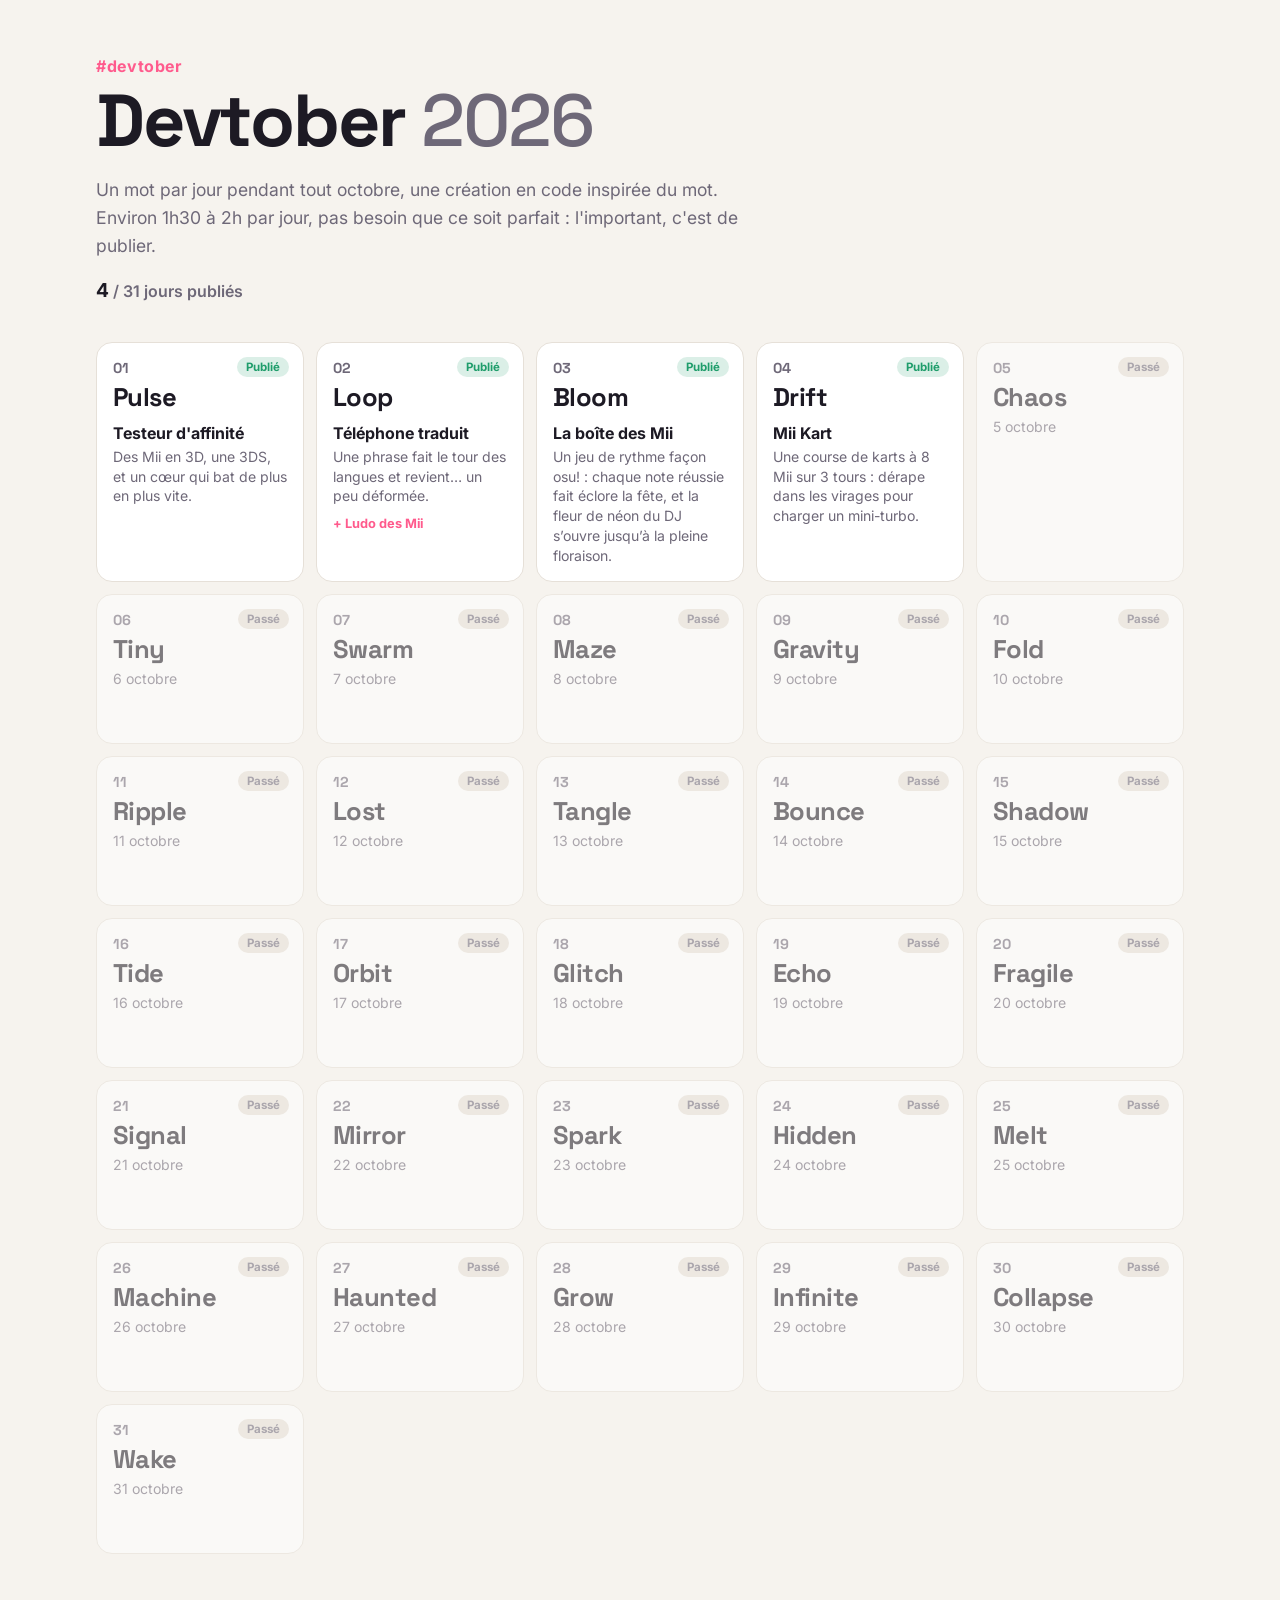
<file: index.html>
<!doctype html>
<html lang="fr">
<head>
  <meta charset="utf-8">
  <meta name="viewport" content="width=device-width, initial-scale=1">
  <title>Devtober 2026</title>
  <meta name="description" content="Un mot par jour pendant tout octobre, une création en code inspirée du mot.">
  <link rel="preconnect" href="https://fonts.googleapis.com">
  <link rel="preconnect" href="https://fonts.gstatic.com" crossorigin>
  <link href="https://fonts.googleapis.com/css2?family=Space+Grotesk:wght@500;700&family=Inter:wght@400;600;700&display=swap" rel="stylesheet">
  <link rel="stylesheet" href="hub/hub.css?v=4">
</head>
<body>
  <!-- Barre de navigation (visible sur la page d'un jour) -->
  <header id="bar" class="bar" hidden>
    <nav class="crumbs" aria-label="Fil d'Ariane">
      <a href="#/">Devtober</a><span aria-hidden="true">/</span><strong id="crumb-day"></strong>
    </nav>
    <nav id="switch" class="switch" aria-label="Projets du jour" hidden></nav>
    <div class="bar-actions">
      <a id="prev" class="nav-btn" aria-label="Jour précédent"><svg viewBox="0 0 24 24"><path d="m15 18-6-6 6-6"/></svg></a>
      <a id="next" class="nav-btn" aria-label="Jour suivant"><svg viewBox="0 0 24 24"><path d="m9 18 6-6-6-6"/></svg></a>
      <button id="readme-btn" class="nav-btn" type="button" aria-label="Lire le README du jour" title="README du jour">
        <svg viewBox="0 0 24 24"><path d="M2 4h6a4 4 0 0 1 4 4v13a3 3 0 0 0-3-3H2z"/><path d="M22 4h-6a4 4 0 0 0-4 4v13a3 3 0 0 1 3-3h7z"/></svg>
      </button>
    </div>
  </header>

  <!-- Accueil -->
  <main id="home" class="home">
    <section class="hero">
      <p class="tag">#devtober</p>
      <h1>Devtober <span>2026</span></h1>
      <p class="lead">Un mot par jour pendant tout octobre, une création en code inspirée du mot. Environ 1h30 à 2h par jour, pas besoin que ce soit parfait : l'important, c'est de publier.</p>
      <p id="progress" class="progress"></p>
    </section>
    <ol id="grid" class="days"></ol>
  </main>

  <!-- Page d'un jour -->
  <main id="day" class="day" hidden>
    <iframe id="frame" title="Création du jour" allow="clipboard-write"></iframe>
    <div id="empty" class="empty" hidden>
      <p class="empty-num"></p>
      <h2 class="empty-word"></h2>
      <p class="empty-text"></p>
    </div>
  </main>

  <dialog id="readme" class="readme" aria-labelledby="readme-title">
    <div class="readme-head">
      <h2 id="readme-title">README</h2>
      <button type="button" class="nav-btn" id="readme-close" aria-label="Fermer"><svg viewBox="0 0 24 24"><path d="M18 6 6 18M6 6l12 12"/></svg></button>
    </div>
    <article id="readme-body" class="readme-body"></article>
  </dialog>

  <script type="module" src="hub/hub.js?v=8"></script>
</body>
</html>
</file>
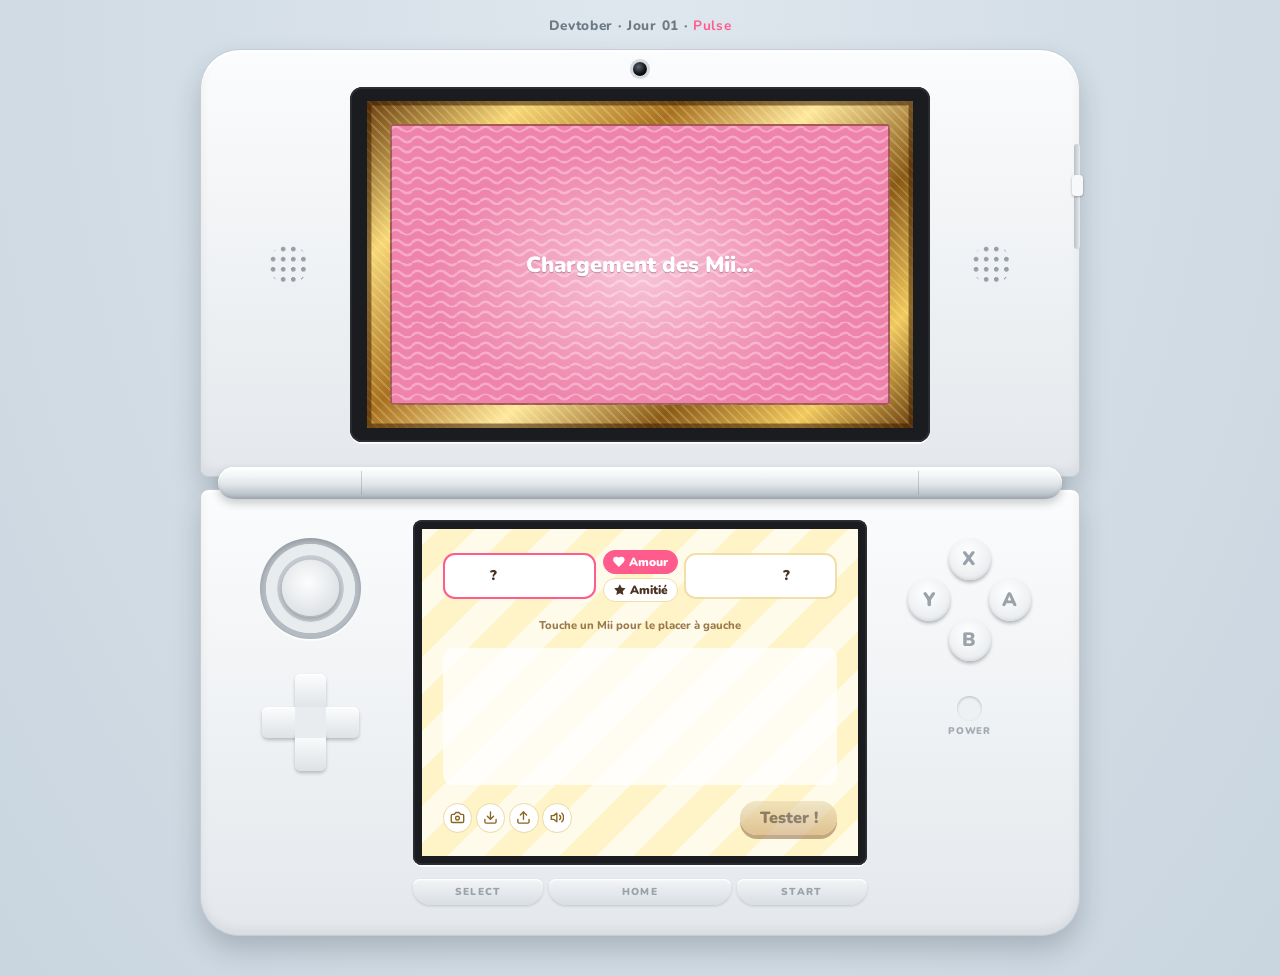
<file: day-01-pulse/index.html>
<!doctype html>
<html lang="fr">
<head>
  <meta charset="utf-8">
  <meta name="viewport" content="width=device-width, initial-scale=1">
  <title>Testeur d'affinité</title>
  <link rel="preconnect" href="https://fonts.googleapis.com">
  <link rel="preconnect" href="https://fonts.gstatic.com" crossorigin>
  <link href="https://fonts.googleapis.com/css2?family=Cinzel:wght@900&family=Nunito:wght@600;800;900&display=swap" rel="stylesheet">
  <link rel="stylesheet" href="style.css?v=1.3c">

  <!-- FFL.js (moteur Mii) : module Emscripten classique, puis three.js via importmap -->
  <script src="lib/ffl/ffl-emscripten-single-file.cjs"></script>
  <script type="importmap">
    {
      "imports": {
        "three": "https://esm.sh/three@0.180.0",
        "three/": "https://esm.sh/three@0.180.0/",
        "three/addons/": "https://esm.sh/three@0.180.0/examples/jsm/"
      }
    }
  </script>
</head>
<body>
  <!-- Icônes (sprite SVG) -->
  <svg width="0" height="0" style="position:absolute" aria-hidden="true">
    <defs>
      <symbol id="i-heart" viewBox="0 0 24 24"><path d="M19 14c1.5-1.5 3-3.2 3-5.5A5.5 5.5 0 0 0 16.5 3c-1.8 0-3 .5-4.5 2-1.5-1.5-2.7-2-4.5-2A5.5 5.5 0 0 0 2 8.5c0 2.3 1.5 4 3 5.5l7 7Z"/></symbol>
      <symbol id="i-star" viewBox="0 0 24 24"><path d="M12 2l3.1 6.3 6.9 1-5 4.9 1.2 6.8L12 17.8l-6.2 3.2L7 14.2 2 9.3l6.9-1L12 2z"/></symbol>
      <symbol id="i-pencil" viewBox="0 0 24 24"><path d="M17 3a2.8 2.8 0 1 1 4 4L7.5 20.5 2 22l1.5-5.5Z"/><path d="m15 5 4 4"/></symbol>
      <symbol id="i-camera" viewBox="0 0 24 24"><path d="M14.5 4h-5L7 7H4a2 2 0 0 0-2 2v9a2 2 0 0 0 2 2h16a2 2 0 0 0 2-2V9a2 2 0 0 0-2-2h-3l-2.5-3z"/><circle cx="12" cy="13" r="3"/></symbol>
      <symbol id="i-link" viewBox="0 0 24 24"><path d="M10 13a5 5 0 0 0 7.5.5l3-3a5 5 0 0 0-7-7l-1.7 1.7"/><path d="M14 11a5 5 0 0 0-7.5-.5l-3 3a5 5 0 0 0 7 7l1.7-1.7"/></symbol>
      <symbol id="i-save" viewBox="0 0 24 24"><path d="M21 15v4a2 2 0 0 1-2 2H5a2 2 0 0 1-2-2v-4"/><path d="m7 10 5 5 5-5"/><path d="M12 15V3"/></symbol>
      <symbol id="i-open" viewBox="0 0 24 24"><path d="M21 15v4a2 2 0 0 1-2 2H5a2 2 0 0 1-2-2v-4"/><path d="m17 8-5-5-5 5"/><path d="M12 3v12"/></symbol>
      <symbol id="i-sound" viewBox="0 0 24 24"><path d="M11 5 6 9H2v6h4l5 4V5z"/><path d="M15.5 8.5a5 5 0 0 1 0 7"/><path d="M19 5a10 10 0 0 1 0 14"/></symbol>
      <symbol id="i-mute" viewBox="0 0 24 24"><path d="M11 5 6 9H2v6h4l5 4V5z"/><path d="m22 9-6 6"/><path d="m16 9 6 6"/></symbol>
      <symbol id="i-dice" viewBox="0 0 24 24"><rect x="3" y="3" width="18" height="18" rx="3"/><circle cx="8" cy="8" r="1.3" fill="currentColor"/><circle cx="16" cy="16" r="1.3" fill="currentColor"/><circle cx="12" cy="12" r="1.3" fill="currentColor"/><circle cx="16" cy="8" r="1.3" fill="currentColor"/><circle cx="8" cy="16" r="1.3" fill="currentColor"/></symbol>
      <symbol id="i-rot-l" viewBox="0 0 24 24"><path d="M3 12a9 9 0 1 0 9-9 9.7 9.7 0 0 0-6.7 2.7L3 8"/><path d="M3 3v5h5"/></symbol>
      <symbol id="i-rot-r" viewBox="0 0 24 24"><path d="M21 12a9 9 0 1 1-9-9c2.5 0 4.9 1 6.7 2.7L21 8"/><path d="M21 3v5h-5"/></symbol>
      <symbol id="i-trash" viewBox="0 0 24 24"><path d="M3 6h18"/><path d="M19 6v14a2 2 0 0 1-2 2H7a2 2 0 0 1-2-2V6"/><path d="M8 6V4a2 2 0 0 1 2-2h4a2 2 0 0 1 2 2v2"/></symbol>
      <symbol id="i-plus" viewBox="0 0 24 24"><path d="M12 5v14M5 12h14"/></symbol>
      <symbol id="i-file" viewBox="0 0 24 24"><path d="M14.5 2H6a2 2 0 0 0-2 2v16a2 2 0 0 0 2 2h12a2 2 0 0 0 2-2V7.5L14.5 2z"/><path d="M14 2v6h6"/></symbol>
      <symbol id="i-user" viewBox="0 0 24 24"><circle cx="12" cy="8" r="4"/><path d="M20 21a8 8 0 0 0-16 0"/></symbol>
      <symbol id="i-face" viewBox="0 0 24 24"><circle cx="12" cy="12" r="10"/><path d="M8 14s1.5 2 4 2 4-2 4-2"/><path d="M9 9h.01M15 9h.01"/></symbol>
      <symbol id="i-hair" viewBox="0 0 24 24"><path d="M4 14C4 7 7.5 3 12 3s8 4 8 11"/><path d="M4 14c2-3 4-6 8-7 1 3 5 5 8 7"/><path d="M4 14v6M20 14v6"/></symbol>
      <symbol id="i-brow" viewBox="0 0 24 24"><path d="M3 13c3-5 9-6 18-2"/><path d="M5 17c4-2 9-2 14 0" opacity=".45"/></symbol>
      <symbol id="i-eye" viewBox="0 0 24 24"><path d="M2 12s3-7 10-7 10 7 10 7-3 7-10 7-10-7-10-7Z"/><circle cx="12" cy="12" r="3"/></symbol>
      <symbol id="i-nose" viewBox="0 0 24 24"><path d="M12 3v10l-3.5 4c1 2.5 6 2.5 7 0"/></symbol>
      <symbol id="i-mouth" viewBox="0 0 24 24"><path d="M3 12c3 5 15 5 18 0"/><path d="M3 12c3-2 6-2 9 0 3-2 6-2 9 0"/></symbol>
      <symbol id="i-glasses" viewBox="0 0 24 24"><circle cx="6" cy="15" r="4"/><circle cx="18" cy="15" r="4"/><path d="M10 15c1-1 3-1 4 0M2 14l1.5-7M22 14l-1.5-7"/></symbol>
      <symbol id="i-body" viewBox="0 0 24 24"><circle cx="12" cy="4.5" r="2.5"/><path d="M12 8v7M8 22l4-7 4 7M5 11h14"/></symbol>
      <symbol id="i-left" viewBox="0 0 24 24"><path d="m15 18-6-6 6-6"/></symbol>
      <symbol id="i-right" viewBox="0 0 24 24"><path d="m9 18 6-6-6-6"/></symbol>
    </defs>
  </svg>

  <main class="page">
    <p class="kicker">Devtober · Jour 01 · <strong>Pulse</strong></p>

    <div class="ds-wrap">
      <div class="ds">
        <!-- ===== Couvercle (écran du haut) ===== -->
        <div class="lid">
          <span class="cam" aria-hidden="true"></span>
          <span class="speaker l" aria-hidden="true"></span>
          <div class="bezel-top">
            <div class="screen-top frame">
              <div id="stage" class="stage amour">
                <svg class="heart" viewBox="0 0 100 92" aria-hidden="true"><path d=""/></svg>
                <canvas id="stage-canvas" class="mii-canvas"></canvas>
                <div id="overlay" class="overlay"><p class="placeholder">Chargement des Mii…</p></div>
              </div>
            </div>
          </div>
          <span class="speaker r" aria-hidden="true"></span>
          <span class="slider3d" aria-hidden="true"><i></i></span>
        </div>

        <div class="hinge" aria-hidden="true"></div>

        <!-- ===== Base (écran tactile + boutons) ===== -->
        <div class="base">
          <div class="side left" aria-hidden="true">
            <span class="circle-pad"><i></i></span>
            <span class="dpad"><span class="d-up"></span><span class="d-left"></span><span class="d-right"></span><span class="d-down"></span></span>
          </div>

          <div class="center">
            <div class="bezel-bottom">
              <section class="touch" aria-label="Choix des Mii">
                <div class="duo">
                  <button type="button" class="slot active" data-slot="0"><img alt=""><span class="slot-name">?</span></button>
                  <div class="mode" role="radiogroup" aria-label="Type d'affinité">
                    <label><input type="radio" name="mode" value="amour" checked><span><svg class="ic fill"><use href="#i-heart"/></svg>Amour</span></label>
                    <label><input type="radio" name="mode" value="amitie"><span><svg class="ic fill"><use href="#i-star"/></svg>Amitié</span></label>
                  </div>
                  <button type="button" class="slot" data-slot="1"><img alt=""><span class="slot-name">?</span></button>
                </div>
                <p class="touch-hint" id="touch-hint">Touche un Mii pour le placer à gauche</p>
                <ul id="grid" class="grid"></ul>
                <div class="bar">
                  <div class="tools">
                    <button id="edit-sel" type="button" class="edit-pill" title="Modifier ce Mii" hidden><svg class="ic"><use href="#i-pencil"/></svg><span id="edit-name"></span></button>
                    <button id="shot" type="button" class="icon-btn" title="Capture de l'écran du haut" aria-label="Capture de l'écran du haut"><svg class="ic"><use href="#i-camera"/></svg></button>
                    <button id="export" type="button" class="icon-btn" title="Exporter mes Mii" aria-label="Exporter mes Mii"><svg class="ic"><use href="#i-save"/></svg></button>
                    <label class="icon-btn" title="Importer des Mii" aria-label="Importer des Mii"><svg class="ic"><use href="#i-open"/></svg><input id="import" type="file" accept="application/json" hidden></label>
                    <button id="mute" type="button" class="icon-btn" title="Son" aria-label="Couper le son" aria-pressed="false"><svg class="ic"><use href="#i-sound"/></svg></button>
                  </div>
                  <button id="run" type="button" class="big-btn" disabled>Tester !</button>
                </div>
              </section>
            </div>
            <div class="sys-btns" aria-hidden="true"><span>SELECT</span><span class="home">HOME</span><span>START</span></div>
          </div>

          <div class="side right" aria-hidden="true">
            <span class="abxy"><span class="b-x">X</span><span class="b-y">Y</span><span class="b-a">A</span><span class="b-b">B</span></span>
            <span class="power" aria-hidden="true"><i></i>POWER</span>
          </div>
        </div>
      </div>
    </div>
  </main>

  <!-- ================= Mii Maker ================= -->
  <dialog id="maker" aria-labelledby="maker-title">
    <form id="maker-form" method="dialog">
      <header class="maker-head">
        <h2 id="maker-title">Mii Maker</h2>
        <button type="button" id="randomize" class="mini-btn"><svg class="ic"><use href="#i-dice"/></svg>Au hasard</button>
      </header>
      <div class="maker-body">
        <div class="maker-preview">
          <canvas id="preview-canvas"></canvas>
          <div class="turn">
            <button type="button" class="icon-btn" data-turn="-1" aria-label="Tourner à gauche"><svg class="ic"><use href="#i-rot-l"/></svg></button>
            <button type="button" class="icon-btn" data-turn="1" aria-label="Tourner à droite"><svg class="ic"><use href="#i-rot-r"/></svg></button>
          </div>
        </div>
        <div class="maker-panel">
          <nav id="tabs" class="tabs" role="tablist"></nav>
          <div id="panel" class="panel" role="tabpanel"></div>
        </div>
      </div>
      <footer class="maker-foot">
        <button type="button" id="delete" class="mini-btn danger"><svg class="ic"><use href="#i-trash"/></svg>Supprimer</button>
        <span class="spacer"></span>
        <button type="button" id="cancel" class="mini-btn">Annuler</button>
        <button type="submit" class="big-btn small">Terminé</button>
      </footer>
    </form>
  </dialog>

  <div id="toast" class="toast" role="status"></div>
  <script type="module" src="app.js?v=1.3c"></script>
  <!-- easter egg : le bouton HOME ouvre le menu HOME de la 3DS -->
  <script type="module" src="../shared/home.js?v=3"></script>
</body>
</html>
</file>
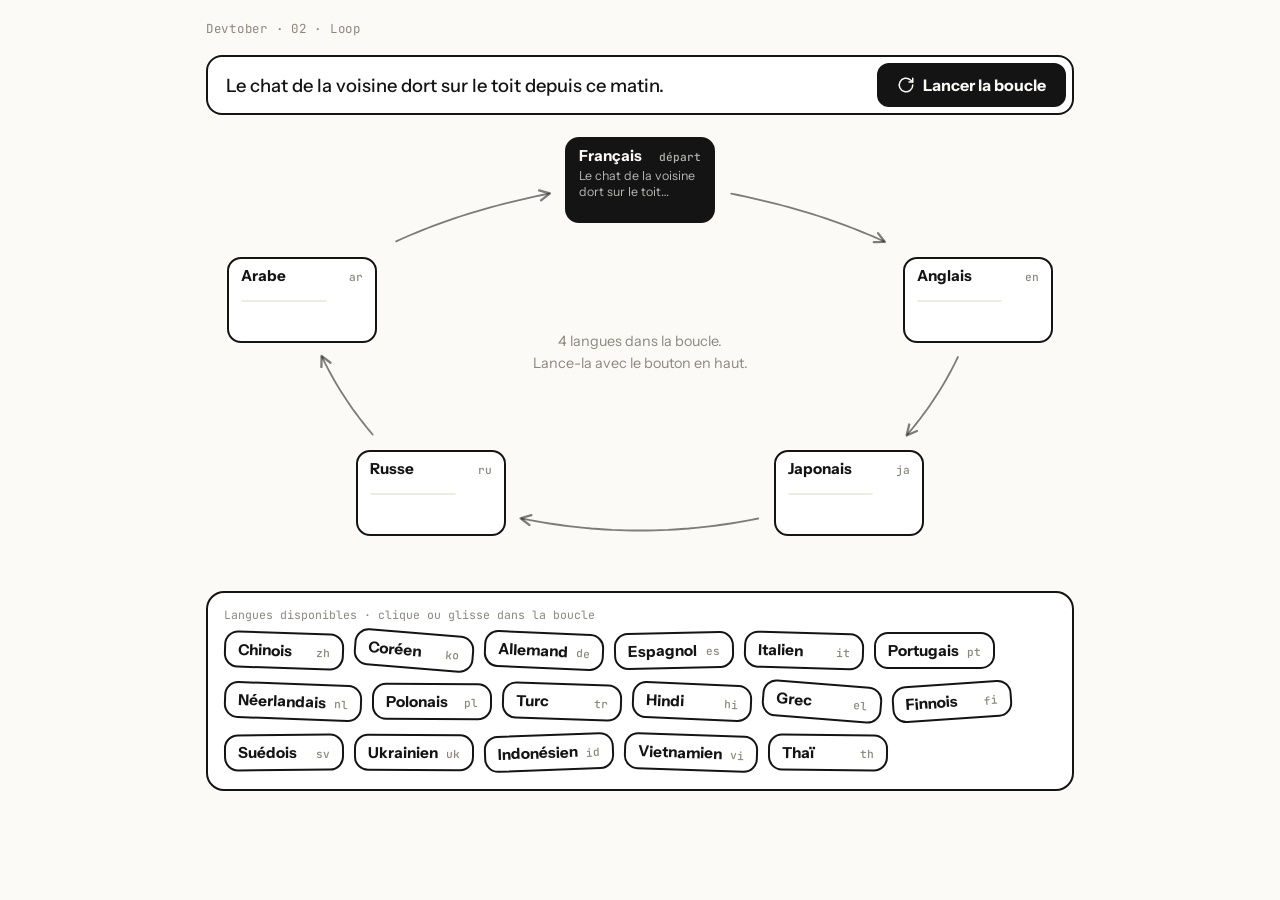
<file: day-02-loop/index.html>
<!doctype html>
<html lang="fr">
<head>
  <meta charset="utf-8">
  <meta name="viewport" content="width=device-width, initial-scale=1">
  <title>Téléphone traduit</title>
  <link rel="preconnect" href="https://fonts.googleapis.com">
  <link rel="preconnect" href="https://fonts.gstatic.com" crossorigin>
  <link href="https://fonts.googleapis.com/css2?family=Instrument+Sans:wght@400;500;600;700&family=JetBrains+Mono:wght@500&display=swap" rel="stylesheet">
  <link rel="stylesheet" href="style.css">
</head>
<body>
  <main class="page">
    <header class="top">
      <p class="kicker">Devtober · 02 · Loop</p>
    </header>

    <!-- La phrase de départ -->
    <form id="phrase-form" class="phrase">
      <label for="phrase" class="sr-only">Phrase de départ</label>
      <input id="phrase" maxlength="220" autocomplete="off" spellcheck="true"
             value="Le chat de la voisine dort sur le toit depuis ce matin.">
      <button id="run" type="submit" class="run">
        <svg viewBox="0 0 24 24"><path d="M21 12a9 9 0 1 1-3-6.7L21 8"/><path d="M21 3v5h-5"/></svg>
        <span>Lancer la boucle</span>
      </button>
    </form>

    <!-- La boucle -->
    <div class="stage">
      <section id="ring" class="ring" aria-label="La boucle des langues">
      <svg id="arrows" class="arrows" aria-hidden="true">
        <defs>
          <marker id="head" viewBox="0 0 10 10" refX="8" refY="5" markerWidth="7" markerHeight="7" orient="auto-start-reverse">
            <path d="M1 1 L9 5 L1 9" fill="none" stroke="context-stroke" stroke-width="1.8" stroke-linecap="round" stroke-linejoin="round"/>
          </marker>
        </defs>
        <g id="arrow-paths"></g>
      </svg>

    </section>
    <div id="center" class="center">
        <p class="center-hint">Ajoute des langues depuis le bac,<br>puis lance la boucle.</p>
      </div>
    </div>

    <!-- Le bac des langues -->
    <section class="tray-wrap">
      <p class="tray-label">Langues disponibles · clique ou glisse dans la boucle</p>
      <div id="tray" class="tray"></div>
    </section>

  </main>

  <script type="module" src="app.js"></script>
</body>
</html>
</file>
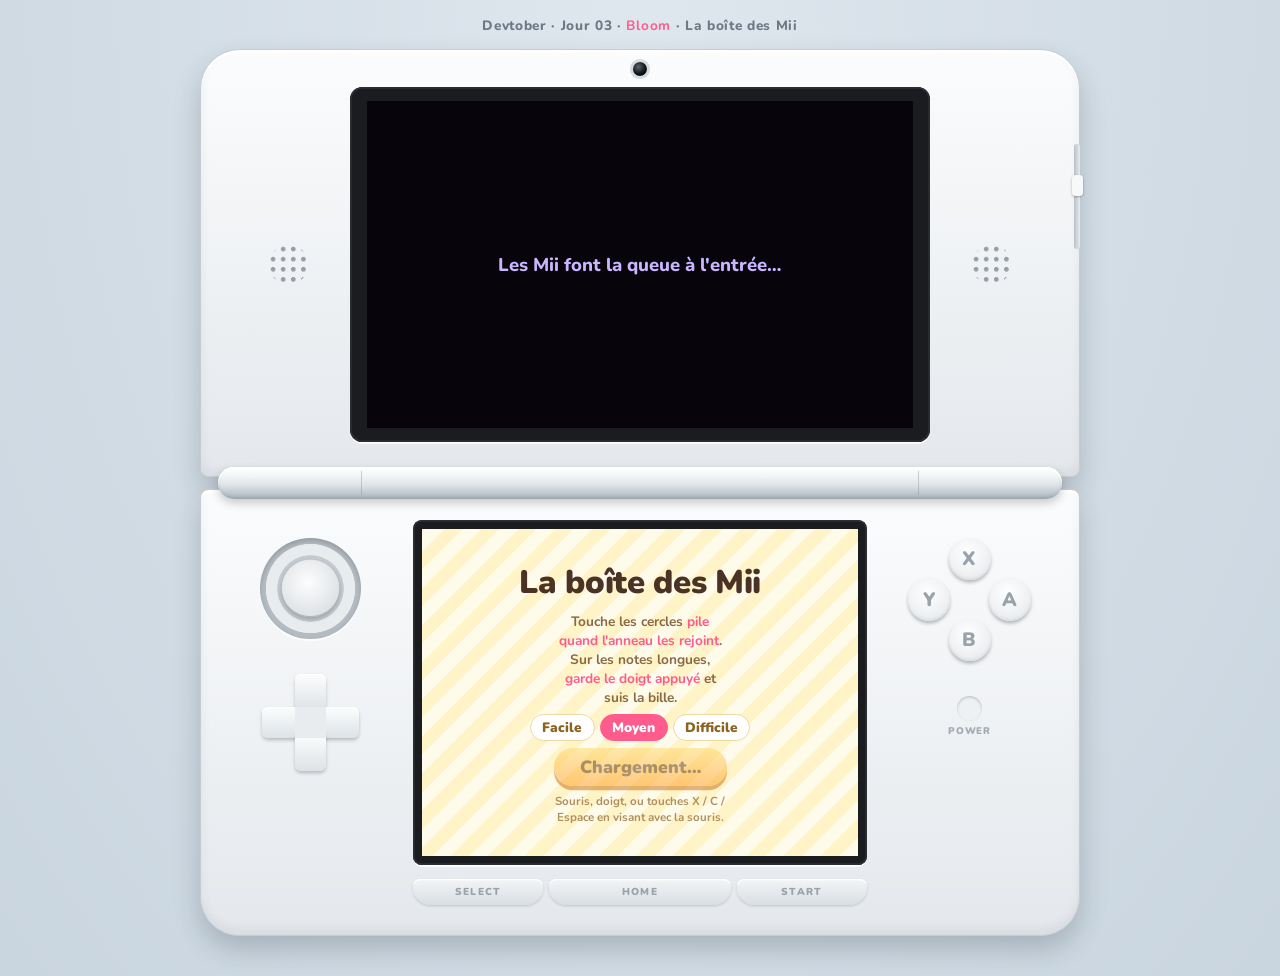
<file: day-03-bloom/index.html>
<!doctype html>
<html lang="fr">
<head>
  <meta charset="utf-8">
  <meta name="viewport" content="width=device-width, initial-scale=1">
  <title>Bloom · la boîte des Mii</title>
  <link rel="preconnect" href="https://fonts.googleapis.com">
  <link rel="preconnect" href="https://fonts.gstatic.com" crossorigin>
  <link href="https://fonts.googleapis.com/css2?family=Nunito:wght@600;800;900&display=swap" rel="stylesheet">
  <link rel="stylesheet" href="style.css?v=5">

  <!-- Moteur Mii (FFL.js) et ressources partagés avec le jour 1 -->
  <script src="../day-01-pulse/lib/ffl/ffl-emscripten-single-file.cjs"></script>
  <script type="importmap">
    {
      "imports": {
        "three": "https://esm.sh/three@0.180.0",
        "three/": "https://esm.sh/three@0.180.0/",
        "three/addons/": "https://esm.sh/three@0.180.0/examples/jsm/"
      }
    }
  </script>
</head>
<body>
  <svg width="0" height="0" style="position:absolute" aria-hidden="true">
    <defs>
      <symbol id="i-sound" viewBox="0 0 24 24"><path d="M11 5 6 9H2v6h4l5 4V5z"/><path d="M15.5 8.5a5 5 0 0 1 0 7"/><path d="M19 5a10 10 0 0 1 0 14"/></symbol>
      <symbol id="i-mute" viewBox="0 0 24 24"><path d="M11 5 6 9H2v6h4l5 4V5z"/><path d="m22 9-6 6"/><path d="m16 9 6 6"/></symbol>
      <symbol id="i-laser" viewBox="0 0 24 24"><path d="M4 20 12 4l8 16"/><path d="M12 4v16"/></symbol>
      <symbol id="i-strobe" viewBox="0 0 24 24"><path d="M13 2 4 14h7l-1 8 9-12h-7l1-8z"/></symbol>
      <symbol id="i-ball" viewBox="0 0 24 24"><circle cx="12" cy="13" r="7"/><path d="M12 2v4M5 13h14M12 6c-3 3-3 11 0 14M12 6c3 3 3 11 0 14"/></symbol>
      <symbol id="i-smoke" viewBox="0 0 24 24"><path d="M3 15c2-2 4 2 6 0s4 2 6 0 4 2 6 0"/><path d="M3 10c2-2 4 2 6 0s4 2 6 0 4 2 6 0"/></symbol>
      <symbol id="i-lock" viewBox="0 0 24 24"><rect x="5" y="11" width="14" height="10" rx="2"/><path d="M8 11V7a4 4 0 0 1 8 0v4"/></symbol>
    </defs>
  </svg>

  <main class="page">
    <p class="kicker">Devtober · Jour 03 · <strong>Bloom</strong> · La boîte des Mii</p>

    <div class="ds-wrap">
      <div class="ds">
        <!-- ===== Couvercle : la boîte de nuit ===== -->
        <div class="lid">
          <span class="cam" aria-hidden="true"></span>
          <span class="speaker l" aria-hidden="true"></span>
          <div class="bezel-top">
            <div class="screen-top">
              <canvas id="club" aria-label="La boîte de nuit en 3D"></canvas>
              <div id="film" class="film">
                <p id="caption" class="caption" aria-live="polite"></p>
                <!-- la photo souvenir de la soirée (à la fin) -->
                <figure id="souvenir" class="souvenir" hidden>
                  <img id="souvenir-img" alt="Photo souvenir de la piste">
                  <figcaption id="souvenir-text"></figcaption>
                </figure>
              </div>
              <p id="loading" class="loading-top">Les Mii font la queue à l'entrée…</p>
            </div>
          </div>
          <span class="speaker r" aria-hidden="true"></span>
          <span class="slider3d" aria-hidden="true"><i></i></span>
        </div>

        <div class="hinge" aria-hidden="true"></div>

        <!-- ===== Base : la console du DJ ===== -->
        <div class="base">
          <div class="side left" aria-hidden="true">
            <span class="circle-pad"><i></i></span>
            <span class="dpad"><span class="d-up"></span><span class="d-left"></span><span class="d-right"></span><span class="d-down"></span></span>
          </div>

          <div class="center">
            <div class="bezel-bottom">
              <section class="touch" aria-label="Terrain de jeu rythmique">
                <!-- le terrain façon osu! : les cercles apparaissent ici -->
                <canvas id="field" class="field" aria-label="Touche les cercles au moment où l'anneau les rejoint"></canvas>

                <div class="hud">
                  <span class="hud-score"><b id="score">0</b></span>
                  <span class="meter" aria-label="Ambiance"><i id="meter-fill"></i></span>
                  <span class="hud-acc"><b id="acc">100,00</b> %</span>
                </div>
                <div class="hud-bottom">
                  <span class="combo"><b id="combo">0</b>×</span>
                  <span class="stage-name" id="stage-name">Calme</span>
                  <button id="mute" type="button" class="icon-btn" aria-pressed="false" title="Son" aria-label="Couper le son"><svg class="ic"><use href="#i-sound"/></svg></button>
                </div>

                <!-- Écran d'entrée -->
                <div id="start" class="start">
                  <h2>La boîte des Mii</h2>
                  <p>Touche les cercles <b>pile quand l'anneau les rejoint</b>. Sur les notes longues, <b>garde le doigt appuyé</b> et suis la bille.</p>
                  <div class="levels" role="group" aria-label="Niveau">
                    <button type="button" data-level="facile" aria-pressed="false">Facile</button>
                    <button type="button" data-level="moyen" aria-pressed="true">Moyen</button>
                    <button type="button" data-level="difficile" aria-pressed="false">Difficile</button>
                  </div>
                  <button id="open" type="button" class="big-btn" disabled>Chargement…</button>
                  <p class="small">Souris, doigt, ou touches X / C / Espace en visant avec la souris.</p>
                </div>

                <!-- Résultats -->
                <div id="results" class="start" hidden>
                  <p class="rank-label">Fin de soirée !</p>
                  <p id="rank" class="rank">S</p>
                  <dl class="stats">
                    <div><dt>Score</dt><dd id="r-score">0</dd></div>
                    <div><dt>Précision</dt><dd id="r-acc">0 %</dd></div>
                    <div><dt>Meilleur combo</dt><dd id="r-combo">0</dd></div>
                    <div><dt>300 / 100 / 50 / raté</dt><dd id="r-hits">0</dd></div>
                    <div><dt>Niveau</dt><dd id="r-level">Moyen</dd></div>
                  </dl>
                  <div class="levels" role="group" aria-label="Niveau">
                    <button type="button" data-level="facile" aria-pressed="false">Facile</button>
                    <button type="button" data-level="moyen" aria-pressed="true">Moyen</button>
                    <button type="button" data-level="difficile" aria-pressed="false">Difficile</button>
                  </div>
                  <button id="again" type="button" class="big-btn">Rejouer</button>
                </div>
              </section>
            </div>
            <div class="sys-btns" aria-hidden="true"><span>SELECT</span><span class="home">HOME</span><span>START</span></div>
          </div>

          <div class="side right" aria-hidden="true">
            <span class="abxy"><span class="b-x">X</span><span class="b-y">Y</span><span class="b-a">A</span><span class="b-b">B</span></span>
            <span class="power"><i></i>POWER</span>
          </div>
        </div>
      </div>
    </div>
  </main>

  <script type="module" src="game.js?v=18"></script>
  <!-- easter egg : le bouton HOME ouvre le menu HOME de la 3DS -->
  <script type="module" src="../shared/home.js?v=3"></script>
</body>
</html>
</file>
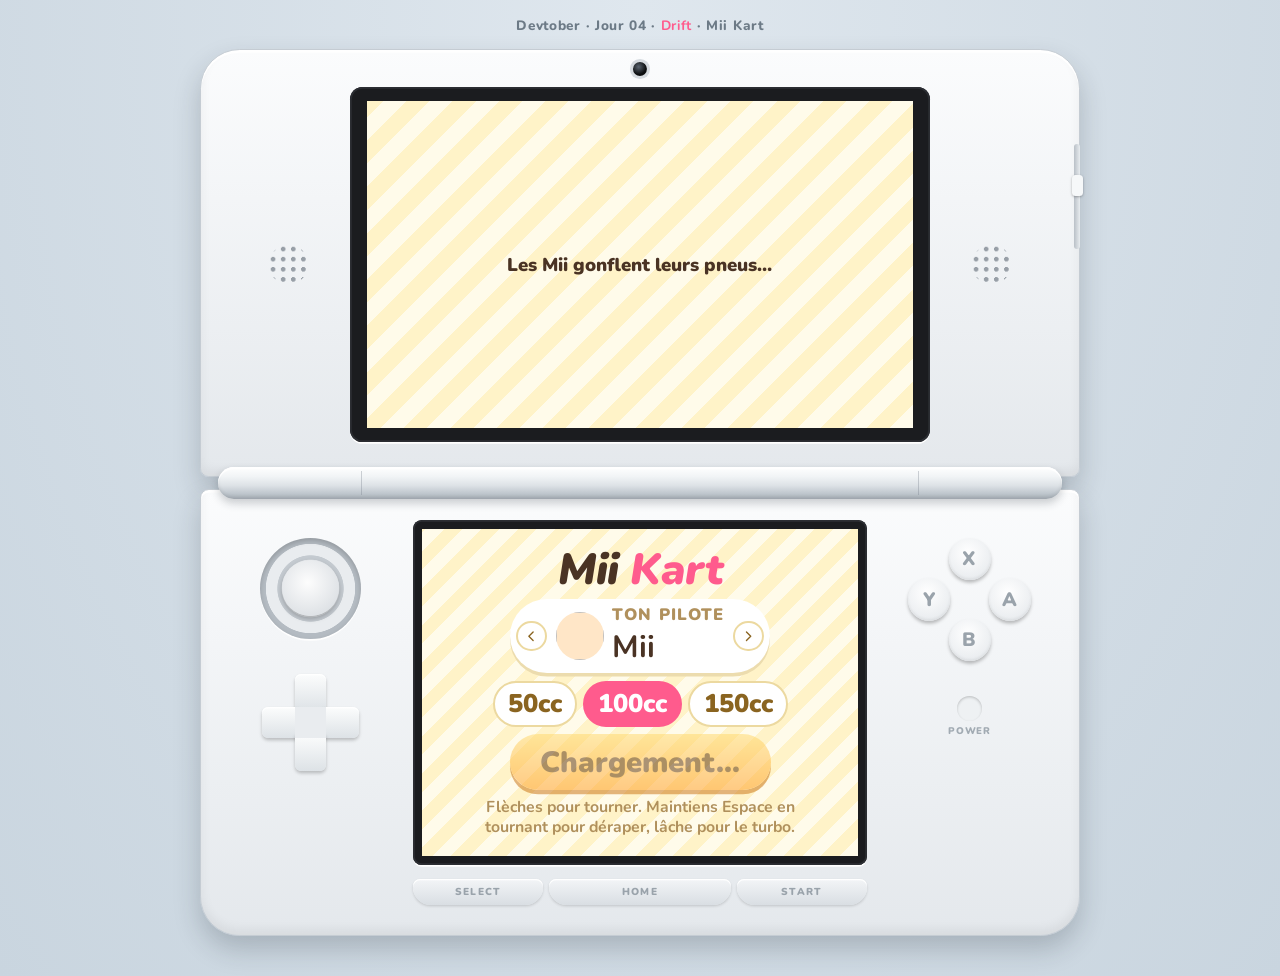
<file: day-04-drift/index.html>
<!doctype html>
<html lang="fr">
<head>
  <meta charset="utf-8">
  <meta name="viewport" content="width=device-width, initial-scale=1">
  <title>Drift · Mii Kart</title>
  <link rel="preconnect" href="https://fonts.googleapis.com">
  <link rel="preconnect" href="https://fonts.gstatic.com" crossorigin>
  <link href="https://fonts.googleapis.com/css2?family=Nunito:ital,wght@0,600;0,800;0,900;1,900&display=swap" rel="stylesheet">
  <link rel="stylesheet" href="style.css?v=3">

  <!-- Moteur Mii (FFL.js) et ressources partagés avec le jour 1 -->
  <script src="../day-01-pulse/lib/ffl/ffl-emscripten-single-file.cjs"></script>
  <script type="importmap">
    {
      "imports": {
        "three": "https://esm.sh/three@0.180.0",
        "three/": "https://esm.sh/three@0.180.0/",
        "three/addons/": "https://esm.sh/three@0.180.0/examples/jsm/"
      }
    }
  </script>
</head>
<body>
  <svg width="0" height="0" style="position:absolute" aria-hidden="true">
    <defs>
      <symbol id="i-sound" viewBox="0 0 24 24"><path d="M11 5 6 9H2v6h4l5 4V5z"/><path d="M15.5 8.5a5 5 0 0 1 0 7"/><path d="M19 5a10 10 0 0 1 0 14"/></symbol>
      <symbol id="i-mute" viewBox="0 0 24 24"><path d="M11 5 6 9H2v6h4l5 4V5z"/><path d="m22 9-6 6"/><path d="m16 9 6 6"/></symbol>
      <symbol id="i-left" viewBox="0 0 24 24"><path d="m15 5-7 7 7 7"/></symbol>
      <symbol id="i-right" viewBox="0 0 24 24"><path d="m9 5 7 7-7 7"/></symbol>
      <symbol id="i-drift" viewBox="0 0 24 24"><path d="M4 18c4 0 5-4 8-6s6-1 8-6"/><path d="m16 4 4 2-1 4"/></symbol>
      <symbol id="i-flag" viewBox="0 0 24 24"><path d="M5 21V4"/><path d="M5 4h12l-2 4 2 4H5"/></symbol>
      <!-- objets (en couleurs) -->
      <symbol id="o-banana" viewBox="0 0 24 24"><path d="M4 7c1 8 7 12 15 11-6-2-10-6-11-12z" fill="#ffd23a" stroke="#c89a00" stroke-width="1.4" stroke-linejoin="round"/><path d="M8 6l-1-3" stroke="#6b4a1a" stroke-width="2" stroke-linecap="round"/></symbol>
      <symbol id="o-shell" viewBox="0 0 24 24"><path d="M4 15a8 8 0 0 1 16 0z" fill="#2fbf4a" stroke="#1a7a2c" stroke-width="1.4"/><path d="M9 9l3 3 3-3M12 12v3" stroke="#fff" stroke-width="1.6" fill="none" stroke-linecap="round"/><rect x="3" y="15" width="18" height="3.5" rx="1.7" fill="#fff" stroke="#bbb"/></symbol>
      <symbol id="o-mushroom" viewBox="0 0 24 24"><path d="M3 12a9 8 0 0 1 18 0z" fill="#e8323c" stroke="#9a1820" stroke-width="1.3"/><circle cx="8" cy="8.5" r="1.8" fill="#fff"/><circle cx="15" cy="7.5" r="2.2" fill="#fff"/><path d="M8 12h8v5a4 4 0 0 1-8 0z" fill="#fff3d6" stroke="#c8a87a" stroke-width="1.2"/><circle cx="10.5" cy="14.5" r=".9" fill="#333"/><circle cx="13.5" cy="14.5" r=".9" fill="#333"/></symbol>
      <symbol id="o-star" viewBox="0 0 24 24"><path d="M12 2.5l2.8 6 6.6.6-5 4.4 1.5 6.5L12 16.6 6.1 20l1.5-6.5-5-4.4 6.6-.6z" fill="#ffd23a" stroke="#d99a00" stroke-width="1.3" stroke-linejoin="round"/><circle cx="10" cy="10.5" r=".9" fill="#333"/><circle cx="14" cy="10.5" r=".9" fill="#333"/></symbol>
      <symbol id="o-coin" viewBox="0 0 24 24"><circle cx="12" cy="12" r="9" fill="#ffc21a" stroke="#c88a00" stroke-width="1.6"/><rect x="10.5" y="7" width="3" height="10" rx="1.5" fill="#fff3c4"/></symbol>
      <symbol id="i-heart" viewBox="0 0 24 24"><path d="M12 20s-7-4.4-7-9.6A4 4 0 0 1 12 7.8a4 4 0 0 1 7 2.6C19 15.6 12 20 12 20z" fill="#ff5b8d"/></symbol>
      <symbol id="i-flame" viewBox="0 0 24 24"><path d="M12 21c-4 0-6.5-2.6-6.5-6 0-4 3.5-5.5 3.5-9.5 2.5 1.5 4 3.5 4 6 1-1 1.5-2 1.5-3.5 2 1.5 4 4 4 7 0 3.4-2.5 6-6.5 6z" fill="#ff6a1f"/></symbol>
    </defs>
  </svg>

  <main class="page">
    <p class="kicker">Devtober · Jour 04 · <strong>Drift</strong> · Mii Kart</p>

    <div class="ds-wrap">
      <div class="ds">
        <!-- ===== Couvercle : la course ===== -->
        <div class="lid">
          <span class="cam" aria-hidden="true"></span>
          <span class="speaker l" aria-hidden="true"></span>
          <div class="bezel-top">
            <div class="screen-top">
              <canvas id="race" aria-label="La course en 3D"></canvas>
              <canvas id="speed" class="speed" aria-hidden="true"></canvas>
              <div id="race-hud" class="race-hud" hidden>
                <p class="lap outline">Tour <b id="lap">1</b>/3</p>
                <p class="coins outline"><svg class="ic"><use href="#o-coin"/></svg><b id="coins">0</b></p>
                <div class="slot" id="slot" aria-label="Objet"><svg><use id="slot-icon" href=""/></svg></div>
                <p class="time outline" id="time">0:00.00</p>
                <p class="pos outline" id="pos">8<sup>e</sup></p>
                <p class="combo-pop outline" id="pop"></p>
              </div>
              <p id="msg" class="msg outline" aria-live="polite"></p>
              <p id="loading" class="loading-top">Les Mii gonflent leurs pneus…</p>
            </div>
          </div>
          <span class="speaker r" aria-hidden="true"></span>
          <span class="slider3d" aria-hidden="true"><i></i></span>
        </div>

        <div class="hinge" aria-hidden="true"></div>

        <!-- ===== Base : la carte et les commandes ===== -->
        <div class="base">
          <div class="side left" aria-hidden="true">
            <span class="circle-pad"><i></i></span>
            <span class="dpad"><span class="d-up"></span><span class="d-left"></span><span class="d-right"></span><span class="d-down"></span></span>
          </div>

          <div class="center">
            <div class="bezel-bottom">
              <section class="touch" aria-label="Carte du circuit et commandes">
                <div class="topbar">
                  <span class="chip">Circuit Mii · <b id="cc-label">100cc</b></span>
                  <span class="grow"></span>
                  <button id="mute" type="button" class="icon-btn" aria-pressed="false" title="Son" aria-label="Couper le son"><svg class="ic"><use href="#i-sound"/></svg></button>
                </div>
                <canvas id="map" class="map" aria-label="Carte du circuit"></canvas>
                <ol id="board" class="board" aria-label="Classement en direct"></ol>
                <div class="controls">
                  <button id="left" type="button" class="pad-btn" aria-label="Tourner à gauche"><svg class="ic"><use href="#i-left"/></svg></button>
                  <button id="right" type="button" class="pad-btn" aria-label="Tourner à droite"><svg class="ic"><use href="#i-right"/></svg></button>
                  <button id="use" type="button" class="pad-btn item-btn" aria-label="Utiliser l'objet" disabled><svg><use id="use-icon" href=""/></svg></button>
                  <span class="gauge" aria-hidden="true"><i></i><i></i><i></i></span>
                  <button id="drift" type="button" class="drift-btn" aria-label="Sauter et déraper"><svg class="ic"><use href="#i-drift"/></svg>Drift</button>
                </div>

                <!-- Écran de départ -->
                <div id="start" class="panel">
                  <h2>Mii <span>Kart</span></h2>
                  <div class="picker" id="picker">
                    <button type="button" class="icon-btn" data-d="-1" aria-label="Pilote précédent"><svg class="ic"><use href="#i-left"/></svg></button>
                    <img id="pick-img" alt="">
                    <div><small>Ton pilote</small><b id="pick-name">Mii</b></div>
                    <button type="button" class="icon-btn" data-d="1" aria-label="Pilote suivant"><svg class="ic"><use href="#i-right"/></svg></button>
                  </div>
                  <div class="cc" role="group" aria-label="Cylindrée">
                    <button type="button" data-cc="50" aria-pressed="false">50cc</button>
                    <button type="button" data-cc="100" aria-pressed="true">100cc</button>
                    <button type="button" data-cc="150" aria-pressed="false">150cc</button>
                  </div>
                  <button id="go" type="button" class="big-btn" disabled>Chargement…</button>
                  <p class="small">Flèches pour tourner. Maintiens <b>Espace</b> en tournant pour déraper, lâche pour le turbo.</p>
                </div>

                <!-- Résultats -->
                <div id="results" class="panel" hidden>
                  <h2 id="r-title">Arrivée !</h2>
                  <ol id="ranking" class="ranking"></ol>
                  <p class="small" id="r-stats"></p>
                  <div class="btn-row">
                    <button id="again" type="button" class="big-btn">Rejouer</button>
                    <button id="menu" type="button" class="big-btn alt">Pilotes</button>
                  </div>
                </div>
              </section>
            </div>
            <div class="sys-btns" aria-hidden="true"><span>SELECT</span><span class="home">HOME</span><span>START</span></div>
          </div>

          <div class="side right" aria-hidden="true">
            <span class="abxy"><span class="b-x">X</span><span class="b-y">Y</span><span class="b-a">A</span><span class="b-b">B</span></span>
            <span class="power"><i></i>POWER</span>
          </div>
        </div>
      </div>
    </div>
  </main>

  <script type="module" src="game.js?v=18"></script>
  <!-- easter egg : le bouton HOME ouvre le menu HOME de la 3DS -->
  <script type="module" src="../shared/home.js?v=4"></script>
</body>
</html>
</file>
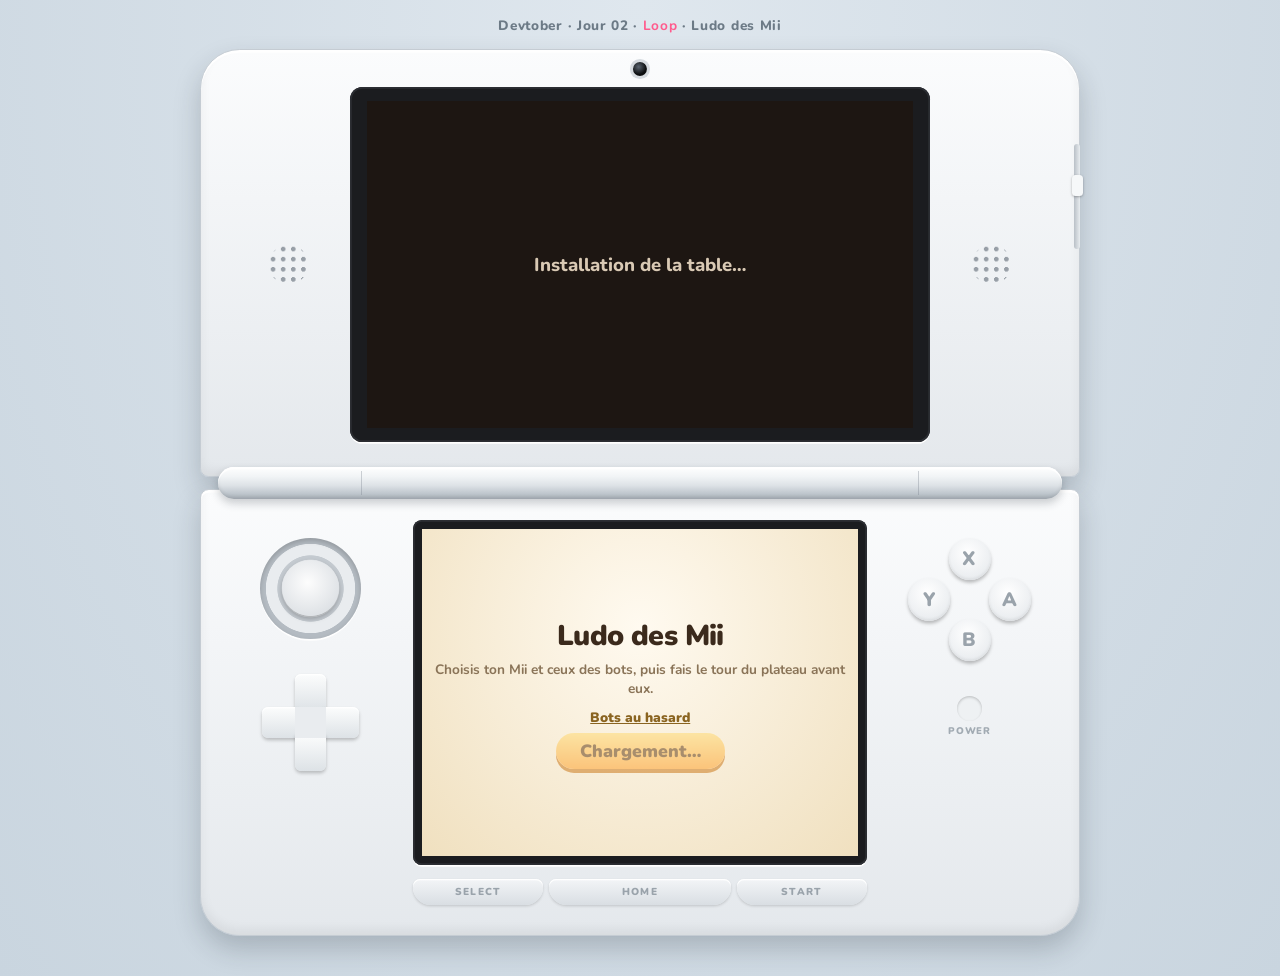
<file: day-02-loop/ludo/index.html>
<!doctype html>
<html lang="fr">
<head>
  <meta charset="utf-8">
  <meta name="viewport" content="width=device-width, initial-scale=1">
  <title>Ludo des Mii</title>
  <link rel="preconnect" href="https://fonts.googleapis.com">
  <link rel="preconnect" href="https://fonts.gstatic.com" crossorigin>
  <link href="https://fonts.googleapis.com/css2?family=Nunito:wght@600;800;900&display=swap" rel="stylesheet">
  <link rel="stylesheet" href="style.css?v=4">

  <!-- Moteur Mii (FFL.js) et ressources partagés avec le jour 1 -->
  <script src="../../day-01-pulse/lib/ffl/ffl-emscripten-single-file.cjs"></script>
  <script type="importmap">
    {
      "imports": {
        "three": "https://esm.sh/three@0.180.0",
        "three/": "https://esm.sh/three@0.180.0/",
        "three/addons/": "https://esm.sh/three@0.180.0/examples/jsm/"
      }
    }
  </script>
</head>
<body>
  <svg width="0" height="0" style="position:absolute" aria-hidden="true">
    <defs>
      <symbol id="i-sound" viewBox="0 0 24 24"><path d="M11 5 6 9H2v6h4l5 4V5z"/><path d="M15.5 8.5a5 5 0 0 1 0 7"/><path d="M19 5a10 10 0 0 1 0 14"/></symbol>
      <symbol id="i-mute" viewBox="0 0 24 24"><path d="M11 5 6 9H2v6h4l5 4V5z"/><path d="m22 9-6 6"/><path d="m16 9 6 6"/></symbol>
      <symbol id="i-fast" viewBox="0 0 24 24"><path d="m13 19 9-7-9-7v14z"/><path d="m2 19 9-7-9-7v14z"/></symbol>
      <symbol id="i-restart" viewBox="0 0 24 24"><path d="M3 12a9 9 0 1 0 9-9 9.7 9.7 0 0 0-6.7 2.7L3 8"/><path d="M3 3v5h5"/></symbol>
      <symbol id="i-left" viewBox="0 0 24 24"><path d="m15 18-6-6 6-6"/></symbol>
      <symbol id="i-right" viewBox="0 0 24 24"><path d="m9 18 6-6-6-6"/></symbol>
    </defs>
  </svg>

  <main class="page">
    <p class="kicker">Devtober · Jour 02 · <strong>Loop</strong> · Ludo des Mii</p>

    <div class="ds-wrap">
      <div class="ds">
        <!-- ===== Couvercle : la table en 3D ===== -->
        <div class="lid">
          <span class="cam" aria-hidden="true"></span>
          <span class="speaker l" aria-hidden="true"></span>
          <div class="bezel-top">
            <div class="screen-top">
              <canvas id="board" aria-label="Plateau de Ludo en 3D"></canvas>
              <div id="film" class="film"><p id="caption" class="caption" aria-live="polite"></p></div>
              <p id="loading" class="loading-top">Installation de la table…</p>
            </div>
          </div>
          <span class="speaker r" aria-hidden="true"></span>
          <span class="slider3d" aria-hidden="true"><i></i></span>
        </div>

        <div class="hinge" aria-hidden="true"></div>

        <!-- ===== Base : le dé ===== -->
        <div class="base">
          <div class="side left" aria-hidden="true">
            <span class="circle-pad"><i></i></span>
            <span class="dpad"><span class="d-up"></span><span class="d-left"></span><span class="d-right"></span><span class="d-down"></span></span>
          </div>

          <div class="center">
            <div class="bezel-bottom">
              <section class="touch" aria-label="Le dé et les commandes">
                <div id="players" class="players"></div>
                <div id="tray" class="tray" role="button" tabindex="0" aria-label="Lancer le dé">
                  <canvas id="dice"></canvas>
                  <p id="tray-hint" class="tray-hint" hidden>Touche le dé pour lancer</p>
                </div>
                <p id="status" class="status" aria-live="polite"></p>
                <div class="row">
                  <div id="choices" class="choices" aria-label="Choisir un pion"></div>
                  <div class="tools">
                    <button id="fast" type="button" class="icon-btn" aria-pressed="false" title="Bots rapides" aria-label="Bots rapides"><svg class="ic"><use href="#i-fast"/></svg></button>
                    <button id="mute" type="button" class="icon-btn" aria-pressed="false" title="Son" aria-label="Couper le son"><svg class="ic"><use href="#i-sound"/></svg></button>
                    <button id="restart" type="button" class="icon-btn" title="Nouvelle partie" aria-label="Nouvelle partie"><svg class="ic"><use href="#i-restart"/></svg></button>
                  </div>
                </div>

                <!-- À plusieurs : à qui passer la console -->
                <div id="pass" class="pass" hidden>
                  <p class="pass-label">Passe la console à</p>
                  <img id="pass-img" alt="">
                  <p class="pass-name"><b id="pass-name"></b> <span id="pass-who"></span></p>
                  <button id="pass-ok" type="button" class="big-btn">C'est moi !</button>
                </div>

                <!-- Écran de départ -->
                <div id="start" class="start">
                  <h2>Ludo des Mii</h2>
                  <p>Choisis ton Mii et ceux des bots, puis fais le tour du plateau avant eux.</p>
                  <div id="lineup" class="lineup"></div>
                  <button id="shuffle" type="button" class="link-btn">Bots au hasard</button>
                  <button id="play" type="button" class="big-btn" disabled>Chargement…</button>
                </div>
              </section>
            </div>
            <div class="sys-btns" aria-hidden="true"><span>SELECT</span><span class="home">HOME</span><span>START</span></div>
          </div>

          <div class="side right" aria-hidden="true">
            <span class="abxy"><span class="b-x">X</span><span class="b-y">Y</span><span class="b-a">A</span><span class="b-b">B</span></span>
            <span class="power"><i></i>POWER</span>
          </div>
        </div>
      </div>
    </div>

  </main>

  <script type="module" src="game.js?v=19"></script>
  <!-- easter egg : le bouton HOME ouvre le menu HOME de la 3DS -->
  <script type="module" src="../../shared/home.js?v=3"></script>
</body>
</html>
</file>
<file: hub/hub.css>
:root {
  --bg: #f6f3ee;
  --surface: #ffffff;
  --ink: #1d1a24;
  --muted: #6e6878;
  --line: #e6e0d8;
  --accent: #ff5b8d;
  --accent-ink: #ffffff;
  --done: #1f9d6b;
  --today: #ff5b8d;
  color-scheme: light;
}
@media (prefers-color-scheme: dark) {
  :root:not([data-theme="light"]) {
    --bg: #14121a; --surface: #1e1b26; --ink: #f3eff8; --muted: #a39cb0; --line: #2f2a3a;
    --done: #38c98f; color-scheme: dark;
  }
}
:root[data-theme="dark"] {
  --bg: #14121a; --surface: #1e1b26; --ink: #f3eff8; --muted: #a39cb0; --line: #2f2a3a;
  --done: #38c98f; color-scheme: dark;
}

* { box-sizing: border-box; }
html, body { margin: 0; }
body { font-family: "Inter", system-ui, sans-serif; background: var(--bg); color: var(--ink); min-height: 100vh; }
body.in-day { height: 100dvh; overflow: hidden; display: flex; flex-direction: column; }
a { color: inherit; }
:focus-visible { outline: 3px solid var(--accent); outline-offset: 2px; }
svg { width: 20px; height: 20px; fill: none; stroke: currentColor; stroke-width: 2.2; stroke-linecap: round; stroke-linejoin: round; }

/* ---------- Accueil ---------- */
.home { max-width: 1120px; margin: 0 auto; padding: 56px 16px 64px; }
.hero { max-width: 680px; margin-bottom: 40px; }
.tag { margin: 0 0 8px; font-weight: 700; color: var(--accent); letter-spacing: .04em; }
h1 { margin: 0; font-family: "Space Grotesk", sans-serif; font-size: clamp(2.6rem, 8vw, 4.6rem); line-height: 1; letter-spacing: -.03em; }
h1 span { color: var(--muted); font-weight: 500; }
.lead { font-size: 1.1rem; line-height: 1.6; color: var(--muted); margin: 18px 0 0; }
.progress { margin: 18px 0 0; font-weight: 600; color: var(--muted); }
.progress b { color: var(--ink); font-size: 1.2rem; }

.days { list-style: none; margin: 0; padding: 0; display: grid; grid-template-columns: repeat(auto-fill, minmax(190px, 1fr)); gap: 12px; }
.card > a, .card > div {
  position: relative; display: grid; gap: 4px; align-content: start; height: 100%; min-height: 150px; padding: 16px;
  border-radius: 16px; background: var(--surface); border: 1.5px solid var(--line); text-decoration: none;
  transition: transform .15s, border-color .15s, box-shadow .15s;
}
.card > a:hover { transform: translateY(-3px); border-color: var(--accent); box-shadow: 0 10px 24px rgba(255, 91, 141, .15); }
.card.upcoming > div, .card.missed > div { opacity: .55; }
.card.today > div { border-color: var(--today); border-style: dashed; }
.num { font-family: "Space Grotesk", sans-serif; font-weight: 700; color: var(--muted); font-size: .9rem; }
.word { font-family: "Space Grotesk", sans-serif; font-weight: 700; font-size: 1.6rem; letter-spacing: -.02em; }
.title { font-weight: 700; margin-top: 6px; }
.pitch, .date { color: var(--muted); font-size: .88rem; line-height: 1.4; }
.more { margin-top: 6px; font-size: .8rem; font-weight: 700; color: var(--accent); }
.badge {
  position: absolute; top: 14px; right: 14px; font-size: .72rem; font-weight: 700; padding: 3px 9px; border-radius: 99px;
  background: var(--line); color: var(--muted);
}
.badge.done { background: color-mix(in srgb, var(--done) 16%, transparent); color: var(--done); }
.badge.today { background: var(--today); color: var(--accent-ink); }

/* ---------- Barre + page d'un jour ---------- */
.bar {
  flex: none; height: 52px; padding: 0 12px 0 16px; display: flex; align-items: center; justify-content: space-between; gap: 12px;
  background: var(--surface); border-bottom: 1.5px solid var(--line);
}
.crumbs { display: flex; align-items: center; gap: 8px; font-weight: 600; min-width: 0; white-space: nowrap; }
.crumbs a { color: var(--muted); text-decoration: none; }
.crumbs a:hover { color: var(--ink); }
.crumbs span { color: var(--line); }
.crumbs strong { overflow: hidden; text-overflow: ellipsis; }
.bar-actions { display: flex; gap: 6px; }
.switch { display: flex; gap: 4px; padding: 3px; border: 1.5px solid var(--line); border-radius: 12px; min-width: 0; overflow-x: auto; scrollbar-width: none; }
.switch a { padding: 6px 12px; border-radius: 9px; font-weight: 600; font-size: .88rem; text-decoration: none; color: var(--muted); white-space: nowrap; }
.switch a:hover { color: var(--ink); }
.switch a[aria-current] { background: var(--ink); color: var(--bg); }
.nav-btn {
  width: 38px; height: 38px; display: grid; place-items: center; border-radius: 10px; border: 1.5px solid var(--line);
  background: var(--surface); color: var(--ink); cursor: pointer; text-decoration: none;
}
.nav-btn:hover { border-color: var(--accent); color: var(--accent); }
.nav-btn[aria-disabled] { opacity: .35; pointer-events: none; }
.nav-btn[hidden], .bar[hidden], [hidden] { display: none !important; }
.day { flex: 1; position: relative; min-height: 0; }
.day iframe { position: absolute; inset: 0; width: 100%; height: 100%; border: 0; background: var(--bg); }
.empty { position: absolute; inset: 0; display: grid; place-content: center; text-align: center; padding: 16px; }
.empty-num { margin: 0; color: var(--muted); font-weight: 600; }
.empty-word { margin: 6px 0; font-family: "Space Grotesk", sans-serif; font-size: clamp(3rem, 12vw, 6rem); letter-spacing: -.03em; }
.empty-text { margin: 0; color: var(--muted); }

/* ---------- Modale README ---------- */
.readme {
  width: min(760px, calc(100vw - 24px)); max-height: calc(100dvh - 48px); padding: 0; border: 1.5px solid var(--line);
  border-radius: 18px; background: var(--surface); color: var(--ink); box-shadow: 0 24px 60px rgba(0,0,0,.3);
}
.readme::backdrop { background: rgba(10, 8, 16, .55); backdrop-filter: blur(3px); }
.readme-head { position: sticky; top: 0; display: flex; justify-content: space-between; align-items: center; padding: 14px 16px 14px 24px; background: var(--surface); border-bottom: 1.5px solid var(--line); }
.readme-head h2 { margin: 0; font-family: "Space Grotesk", sans-serif; font-size: 1.1rem; }
.readme-body { padding: 8px 24px 28px; line-height: 1.65; }
.readme-body h1 { font-size: 1.9rem; margin: 18px 0 8px; }
.readme-body h2 { font-family: "Space Grotesk", sans-serif; margin: 26px 0 8px; font-size: 1.3rem; }
.readme-body code { font-size: .9em; background: var(--bg); padding: 2px 6px; border-radius: 6px; }
.readme-body pre { background: var(--bg); padding: 14px; border-radius: 10px; overflow: auto; }
.readme-body pre code { padding: 0; background: none; }
.readme-body a { color: var(--accent); }
.readme-body img { max-width: 100%; border-radius: 10px; }
.muted { color: var(--muted); }

@media (max-width: 520px) {
  .home { padding-top: 32px; }
  .days { grid-template-columns: 1fr 1fr; gap: 8px; }
  .card > a, .card > div { min-height: 120px; padding: 12px; }
  .word { font-size: 1.25rem; }
  .badge { position: static; justify-self: start; margin-top: 6px; }
  .pitch { display: none; }
  .crumbs strong { display: none; }
  .switch a { padding: 6px 9px; font-size: .8rem; }
}
@media (prefers-reduced-motion: reduce) { * { transition: none !important; } }
</file>
<file: day-01-pulse/style.css>
:root {
  --page: #dfe7ee;
  --page-2: #c9d5df;
  --muted: #6c7a86;
  /* coque de la 3DS */
  --shell: #fbfcfd;
  --shell-2: #e4e8ec;
  --shell-edge: #c5ccd3;
  --bezel: #1b1c1f;
  /* écran tactile façon Tomodachi Life (reste clair : c'est un écran) */
  --cream: #fffbea;
  --cream-2: #fff3c8;
  --line: #f0cf6a;
  --ink: #4a3324;
  --orange: #ff9b1f;
  --orange-2: #ffc23a;
  --pink: #ff5b8d;
  --blue: #1d5fd8;
  --red: #e32b43;
  color-scheme: light;
}
@media (prefers-color-scheme: dark) {
  :root:not([data-theme="light"]) { --page: #15181c; --page-2: #1f242a; --muted: #8e9aa6; color-scheme: dark; }
}
:root[data-theme="dark"] { --page: #15181c; --page-2: #1f242a; --muted: #8e9aa6; color-scheme: dark; }

* { box-sizing: border-box; }
body {
  margin: 0; min-height: 100vh;
  font-family: "Nunito", system-ui, sans-serif; color: var(--ink);
  background: radial-gradient(ellipse at 50% 0%, var(--page), var(--page-2));
}
button, select, input { font: inherit; color: inherit; }
button { cursor: pointer; }
:focus-visible { outline: 3px solid var(--pink); outline-offset: 2px; }
.ic { width: 1.15em; height: 1.15em; flex: none; fill: none; stroke: currentColor; stroke-width: 2.2; stroke-linecap: round; stroke-linejoin: round; vertical-align: -.2em; }
.ic.fill { fill: currentColor; stroke: none; }

.page { padding: 16px 16px 40px; display: grid; gap: 14px; justify-items: center; }
.kicker { margin: 0; color: var(--muted); font-weight: 800; letter-spacing: .05em; font-size: .85rem; }
.kicker strong { color: var(--pink); }

/* =====================================================================
   La console (tout est en cqw : elle se redimensionne comme une image)
   ===================================================================== */
.ds-wrap { width: min(100%, 880px); container: ds / inline-size; }
.ds { display: grid; justify-items: center; }

.lid, .base {
  position: relative; width: 100%;
  background: linear-gradient(180deg, var(--shell), var(--shell-2));
  border: 1px solid var(--shell-edge);
  box-shadow: inset 0 .3cqw 0 #fff, inset 0 -.6cqw 1.2cqw rgba(0,0,0,.06), 0 1.5cqw 3cqw rgba(30, 40, 50, .22);
}
/* --- couvercle --- */
.lid {
  border-radius: 4.5cqw 4.5cqw 1cqw 1cqw; padding: 4.2cqw 3cqw 3.8cqw;
  display: grid; grid-template-columns: 1fr auto 1fr; align-items: center;
}
.cam {
  position: absolute; top: 1.4cqw; left: 50%; translate: -50% 0; width: 1.6cqw; height: 1.6cqw; border-radius: 50%;
  background: radial-gradient(circle at 40% 35%, #5a6470, #0c0e10 60%); box-shadow: 0 0 0 .35cqw #d6dbe0;
}
.speaker {
  justify-self: center; width: 4.6cqw; height: 4.6cqw; border-radius: 50%;
  background: radial-gradient(circle, #8f979f 32%, transparent 36%) 0 0 / 1.15cqw 1.15cqw;
  -webkit-mask: radial-gradient(circle, #000 66%, transparent 70%); mask: radial-gradient(circle, #000 66%, transparent 70%);
  opacity: .9;
}
.bezel-top {
  background: var(--bezel); padding: 1.6cqw 2cqw; border-radius: 1.4cqw;
  box-shadow: inset 0 0 0 .2cqw #2c2e33, 0 .2cqw 0 #fff;
}
.slider3d {
  position: absolute; right: -0.15cqw; top: 22%; width: .7cqw; height: 12cqw; border-radius: .4cqw;
  background: linear-gradient(90deg, #b9c0c7, #e8ecef);
}
.slider3d i { position: absolute; left: -.3cqw; top: 30%; width: 1.3cqw; height: 2.4cqw; border-radius: .4cqw; background: #f6f8f9; box-shadow: 0 .1cqw .3cqw rgba(0,0,0,.3); }

/* --- charnière : un seul cylindre, comme sur la vraie console --- */
.hinge {
  position: relative; z-index: 2; width: 96%; height: 3.6cqw; margin: -1.1cqw 0; border-radius: 1.8cqw;
  background: linear-gradient(180deg, #ffffff 0%, #f1f4f6 30%, #dde2e6 58%, #bcc4cb 85%, #a9b1b9 100%);
  box-shadow: inset 0 .25cqw .1cqw #fff, inset 0 -.25cqw .4cqw rgba(0,0,0,.08), 0 .5cqw 1cqw rgba(30,40,50,.22);
}
/* les deux fines jointures entre les morceaux de la charnière */
.hinge::before, .hinge::after {
  content: ""; position: absolute; top: 12%; bottom: 12%; width: 1px; background: rgba(120,130,140,.35);
}
.hinge::before { left: 17%; } .hinge::after { right: 17%; }

/* --- base --- */
.base {
  border-radius: 1cqw 1cqw 4.5cqw 4.5cqw; padding: 3.4cqw 2.4cqw 3.4cqw;
  display: grid; grid-template-columns: 1fr auto 1fr; gap: 1.6cqw; align-items: start;
}
.side { display: grid; justify-items: center; gap: 4cqw; padding-top: 2cqw; }
.center { display: grid; gap: 1.6cqw; justify-items: center; }
.bezel-bottom {
  background: var(--bezel); padding: 1cqw; border-radius: 1cqw;
  box-shadow: inset 0 0 0 .2cqw #2c2e33, 0 .2cqw 0 #fff;
}

.circle-pad {
  width: 11.5cqw; height: 11.5cqw; border-radius: 50%;
  background: radial-gradient(circle at 50% 50%, #dfe3e7 0 40%, #c4cad0 41% 46%, #e9ecef 47% 62%, #b4bbc2 63%);
  box-shadow: inset 0 .3cqw .6cqw rgba(0,0,0,.18), 0 .2cqw 0 #fff; display: grid; place-items: center;
}
.circle-pad i { width: 6.4cqw; height: 6.4cqw; border-radius: 50%; background: radial-gradient(circle at 45% 40%, #fdfdfd, #d3d8dd); box-shadow: 0 .3cqw .6cqw rgba(0,0,0,.25); }

.dpad { display: block; position: relative; width: 11cqw; height: 11cqw; }
.dpad > span {
  position: absolute; background: linear-gradient(180deg, #fcfdfd, #dde2e6);
  box-shadow: 0 .25cqw .4cqw rgba(0,0,0,.22), inset 0 .15cqw 0 #fff;
}
.dpad .d-up, .dpad .d-down { left: 34%; width: 32%; height: 38%; }
.dpad .d-left, .dpad .d-right { top: 34%; width: 38%; height: 32%; }
.dpad .d-up { top: 0; border-radius: .7cqw .7cqw 0 0; }
.dpad .d-down { bottom: 0; border-radius: 0 0 .7cqw .7cqw; }
.dpad .d-left { left: 0; border-radius: .7cqw 0 0 .7cqw; }
.dpad .d-right { right: 0; border-radius: 0 .7cqw .7cqw 0; }
.dpad::after { content: ""; position: absolute; inset: 34%; background: #e9ecef; z-index: 1; pointer-events: none; }

.abxy { display: block; position: relative; width: 14cqw; height: 14cqw; }
.abxy > span {
  position: absolute; display: grid; place-items: center; width: 4.8cqw; height: 4.8cqw; border-radius: 50%;
  background: radial-gradient(circle at 45% 35%, #ffffff, #e2e6ea); color: #9aa3ab;
  font-family: "Nunito", sans-serif; font-weight: 900; font-size: 2.2cqw;
  box-shadow: 0 .3cqw .4cqw rgba(0,0,0,.25), inset 0 -.2cqw .3cqw rgba(0,0,0,.06);
}
.abxy .b-x { top: 0; left: 50%; translate: -50% 0; }
.abxy .b-b { bottom: 0; left: 50%; translate: -50% 0; }
.abxy .b-y { left: 0; top: 50%; translate: 0 -50%; }
.abxy .b-a { right: 0; top: 50%; translate: 0 -50%; }
.power { display: grid; justify-items: center; gap: .4cqw; font-size: 1.1cqw; font-weight: 900; color: #a2abb3; letter-spacing: .1em; }
.power i { width: 2.8cqw; height: 2.8cqw; border-radius: 50%; background: #eef1f3; box-shadow: inset 0 .15cqw .3cqw rgba(0,0,0,.2); }

.sys-btns { display: flex; gap: .6cqw; width: 100%; }
.sys-btns span {
  flex: 1; text-align: center; padding: .7cqw 0; border-radius: .8cqw .8cqw 2cqw 2cqw;
  background: linear-gradient(180deg, #f3f5f7, #d9dee3); color: #9aa3ab; font-weight: 900; font-size: 1.15cqw; letter-spacing: .12em;
  box-shadow: inset 0 .15cqw 0 #fff, 0 .15cqw .3cqw rgba(0,0,0,.15);
}
.sys-btns .home { flex: 1.4; }

/* =====================================================================
   Écran du haut : 400 x 240 (5:3), cadre doré de Tomodachi Life
   ===================================================================== */
.screen-top {
  width: 62cqw; aspect-ratio: 5 / 3; container-type: inline-size; position: relative; overflow: hidden;
}
.frame {
  padding: 2.6cqw;
  background:
    repeating-linear-gradient(45deg, rgba(255,255,255,.18) 0 2px, transparent 2px 7px),
    linear-gradient(135deg, #6b3e0c, #f7d774 18%, #a8701c 36%, #ffe89a 52%, #8a5a14 70%, #f2c95a 86%, #6b3e0c);
  box-shadow: inset 0 0 0 .5cqw rgba(60, 30, 0, .55);
}
.stage {
  position: relative; width: 100%; height: 100%; overflow: hidden; border-radius: .6cqw; color: #2a1a12;
  box-shadow: inset 0 0 0 .4cqw rgba(90, 50, 0, .5);
}
.stage.amour {
  background:
    radial-gradient(ellipse at 50% 55%, rgba(255,255,255,.5), transparent 60%),
    url("data:image/svg+xml,%3Csvg xmlns='http://www.w3.org/2000/svg' width='48' height='22'%3E%3Cpath d='M0 11 Q12 0 24 11 T48 11' fill='none' stroke='%23f7aac6' stroke-width='5'/%3E%3C/svg%3E") 0 0 / 4.5cqw auto,
    #ee84ab;
}
.stage.amitie {
  background:
    radial-gradient(ellipse at 50% 55%, rgba(255,250,220,.6), transparent 60%),
    conic-gradient(from 45deg, #f8dc82 25%, #d6a033 0 50%, #fbe8a6 0 75%, #c48c22 0) 0 0 / 3cqw 3cqw;
}
.mii-canvas { position: absolute; inset: 0; width: 100%; height: 100%; z-index: 1; display: block; }
.overlay { position: absolute; inset: 0; z-index: 3; pointer-events: none; }
.placeholder {
  position: absolute; inset: 0; display: grid; place-items: center; text-align: center; margin: 0;
  font-weight: 900; font-size: 4.4cqw; color: #fff; text-shadow: 0 .3cqw 0 rgba(0,0,0,.25);
}
.placeholder.bottom { place-items: end center; padding-bottom: 5%; font-size: 3.8cqw; }

.outline-w { text-shadow: -.25cqw 0 #fff, .25cqw 0 #fff, 0 -.25cqw #fff, 0 .25cqw #fff, .2cqw .2cqw #fff, -.2cqw -.2cqw #fff, .2cqw -.2cqw #fff, -.2cqw .2cqw #fff; }
.title-line {
  position: absolute; top: 4.5%; left: 0; right: 0; text-align: center; margin: 0;
  font-weight: 900; font-size: 3.6cqw; color: #1e1410;
  animation: drop .5s cubic-bezier(.3, 1.6, .5, 1) both;
}
.n-m { color: var(--blue); } .n-f { color: var(--red); }

.heart {
  position: absolute; left: 50%; top: 50%; width: 26cqw; translate: -50% -50%; z-index: 0;
  opacity: 0; transform-origin: 50% 55%; transition: opacity .4s;
}
.running .heart { opacity: .9; }
.heart path { fill: #ff4f86; stroke: #fff; stroke-width: 4; }
.amitie .heart path { fill: #ffd34d; stroke: #fff6d6; }
.heart.beat { animation: beat .22s ease-out; }
.heart.alive { animation: alive var(--period, 1s) ease-in-out infinite; }

/* Le score : chiffres ronds et dorés */
.score {
  position: absolute; left: 0; right: 0; bottom: 18%; text-align: center; margin: 0;
  font-family: "Cinzel", Georgia, serif; font-weight: 900; font-size: 19cqw; line-height: 1;
  font-variant-numeric: lining-nums tabular-nums; letter-spacing: -.02em;
  background: linear-gradient(180deg, #fffbe0 0%, #ffe27a 30%, #e2a62a 55%, #b5730e 70%, #f6cf5e 88%, #a0650c 100%);
  -webkit-background-clip: text; background-clip: text; color: transparent;
  -webkit-text-stroke: .45cqw #6a3f05;
  paint-order: stroke fill;
  filter: drop-shadow(0 .5cqw 0 #fff) drop-shadow(0 .9cqw .8cqw rgba(0,0,0,.35));
}
.score small { font-size: .45em; margin-left: .05em; }
.score.pop { animation: pop .5s cubic-bezier(.3, 1.8, .5, 1); }
.verdict {
  position: absolute; left: 0; right: 0; bottom: 5.5%; text-align: center; margin: 0;
  font-weight: 900; font-size: 5.6cqw; color: #e5232f;
  text-shadow: -.35cqw 0 #fff, .35cqw 0 #fff, 0 -.35cqw #fff, 0 .35cqw #fff, .25cqw .25cqw #fff, -.25cqw -.25cqw #fff, .25cqw -.25cqw #fff, -.25cqw .25cqw #fff;
  opacity: 0; transform: scale(.4);
}
.verdict.show { animation: verdict .55s cubic-bezier(.3, 1.7, .5, 1) forwards; }
.bubble {
  position: absolute; z-index: 4; margin: 0; translate: -50% -100%; white-space: nowrap;
  padding: .6cqw 1.6cqw; border-radius: 2.2cqw; background: #fff; color: #2a1a12;
  border: .35cqw solid #2a1a12; font-weight: 900; font-size: 3.4cqw; line-height: 1.2;
  box-shadow: 0 .5cqw 0 rgba(0,0,0,.18);
  animation: bubble-in .35s cubic-bezier(.3, 1.8, .5, 1) both, bubble-float 2.4s ease-in-out .35s infinite;
}
/* la petite queue de la bulle, vers la tête */
.bubble::after {
  content: ""; position: absolute; left: 50%; bottom: -1.5cqw; width: 1.8cqw; height: 1.8cqw; translate: -50% 0; rotate: 45deg;
  background: #fff; border-right: .35cqw solid #2a1a12; border-bottom: .35cqw solid #2a1a12;
}
.bubble.good { color: #e0306a; }
.title-line { transition: opacity .3s; }
.talking .title-line { opacity: 0; }
.bubble.bad { color: #c21d36; border-radius: .8cqw; }
.bubble.out { animation: bubble-out .35s ease-in forwards; }
.float-icon { position: absolute; z-index: 4; width: 3.6cqw; height: 3.6cqw; translate: -50% 0; animation: float-up 1.8s ease-out forwards; filter: drop-shadow(0 0 .3cqw #fff); }
.float-icon.amour { color: #ff4f86; } .float-icon.amitie { color: #ffc93c; }
@keyframes bubble-in { from { opacity: 0; scale: .3; } }
@keyframes bubble-out { to { opacity: 0; scale: .6; } }
@keyframes bubble-float { 50% { transform: translateY(-.6cqw); } }
@keyframes float-up { from { opacity: 0; transform: translateY(0) scale(.5); } 20% { opacity: 1; } to { opacity: 0; transform: translateY(-12cqw) scale(1.1); } }
.sparkle { position: absolute; width: 4.5cqw; height: 4.5cqw; animation: float 1.6s ease-out forwards; filter: drop-shadow(0 0 .4cqw #fff); }
.sparkle.amour { color: #ff4f86; } .sparkle.amitie { color: #ffd34d; }

/* =====================================================================
   Écran tactile : 320 x 240 (4:3)
   ===================================================================== */
.touch {
  width: 49.6cqw; height: 37.2cqw; container-type: inline-size; /* 4:3, hauteur fixe pour que la grille défile */
  display: flex; flex-direction: column; gap: 1.8cqw; padding: 2.4cqw; overflow: hidden;
  background: repeating-linear-gradient(-45deg, var(--cream) 0 3cqw, var(--cream-2) 3cqw 6cqw);
  font-size: max(9px, 1.6cqw); /* cqw de la console (pas de l'écran lui-même) */
}
.duo { display: grid; grid-template-columns: 1fr auto 1fr; gap: 1.6cqw; align-items: center; }
.slot {
  display: flex; align-items: center; gap: 1.6cqw; padding: .8cqw 1.8cqw .8cqw .8cqw; min-width: 0;
  background: #fff; border: .6cqw solid #f0dfa8; border-radius: 3cqw; text-align: left; font-weight: 900;
}
.slot img { width: 9cqw; height: 9cqw; border-radius: 2.2cqw; background: var(--cream-2); flex: none; }
.slot img:not([src]) { visibility: hidden; }
.slot-name { overflow: hidden; text-overflow: ellipsis; white-space: nowrap; }
.slot.active { border-color: var(--pink); }
.slot[data-slot="1"] { flex-direction: row-reverse; text-align: right; padding: .8cqw .8cqw .8cqw 1.8cqw; }

.mode { display: grid; gap: .8cqw; }
.mode input { position: absolute; opacity: 0; pointer-events: none; }
.mode span {
  display: flex; align-items: center; justify-content: center; gap: .8cqw; padding: .8cqw 2.2cqw; border-radius: 99px;
  font-weight: 900; font-size: .85em; white-space: nowrap; cursor: pointer; background: #fff; border: .4cqw solid #f0dfa8;
}
.mode input:checked + span { background: var(--pink); border-color: var(--pink); color: #fff; }
.mode input:focus-visible + span { outline: 3px solid var(--pink); outline-offset: 2px; }

.touch-hint { margin: 0; text-align: center; font-weight: 800; font-size: .8em; color: #9a7a4a; }
.grid {
  flex: 1; min-height: 0; list-style: none; margin: 0; padding: 2.6cqw 1.6cqw 1.6cqw; background: rgba(255,255,255,.75); border-radius: 2.6cqw;
  display: grid; grid-template-columns: repeat(auto-fill, minmax(15cqw, 1fr)); grid-auto-rows: min-content; gap: 1.4cqw; overflow: auto;
  scrollbar-width: none;
}
.grid::-webkit-scrollbar { display: none; }
.tile {
  width: 100%; padding: 1cqw .5cqw; border-radius: 2.4cqw; background: #fff; border: .6cqw solid transparent;
  display: grid; justify-items: center; gap: .2cqw; font-weight: 900; font-size: .78em; position: relative;
  box-shadow: 0 .6cqw 0 #ecdcae;
}
.tile img { width: 10.5cqw; height: 10.5cqw; }
.tile span { max-width: 100%; overflow: hidden; text-overflow: ellipsis; white-space: nowrap; }
.tile.sel-0, .tile.sel-1 { border-color: var(--pink); }
.tile.sel-0::after, .tile.sel-1::after {
  position: absolute; top: -1.4cqw; right: -1cqw; width: 4cqw; height: 4cqw; border-radius: 50%;
  background: var(--pink); color: #fff; font-size: 2.4cqw; display: grid; place-items: center;
}
.tile.sel-0::after { content: "1"; } .tile.sel-1::after { content: "2"; }
.tile.focus { box-shadow: 0 .6cqw 0 #ecdcae, 0 0 0 .8cqw rgba(255, 91, 141, .35); transform: translateY(-.4cqw); }
.tile.focus:not(.sel-0):not(.sel-1) { border-color: #ffa9c3; }
.edit-pill {
  display: inline-flex; align-items: center; gap: .8cqw; max-width: 30cqw; height: 7.4cqw; min-height: 28px; padding: 0 2.4cqw;
  border-radius: 99px; border: .4cqw solid var(--pink); background: #ffe3ec; color: #b4234f; font-weight: 900; font-size: .8em;
}
.edit-pill span { overflow: hidden; text-overflow: ellipsis; white-space: nowrap; }
.edit-pill[hidden] { display: none; }
.tile.add { border: .5cqw dashed #e6c873; box-shadow: none; color: #b68a2a; align-content: center; }
.tile.add .ic { width: 7cqw; height: 7cqw; }

.bar { display: flex; align-items: center; justify-content: space-between; gap: 1.6cqw; }
.tools { display: flex; gap: 1cqw; }
.icon-btn {
  width: 7.4cqw; height: 7.4cqw; min-width: 28px; min-height: 28px; border-radius: 50%; border: .4cqw solid #ecd9a0; background: #fff;
  display: inline-grid; place-items: center; color: #8a6420; cursor: pointer; padding: 0;
}
.icon-btn .ic { width: 55%; height: 55%; }
.icon-btn:hover { background: #fff6d8; }
.big-btn {
  padding: 1.6cqw 5cqw; border-radius: 99px; border: none;
  background: linear-gradient(#ffd96a, var(--orange)); color: #5a2e00; font-weight: 900; font-size: 1.15em;
  box-shadow: 0 1cqw 0 #c8700c; transition: transform .08s, box-shadow .08s;
}
.big-btn:active { transform: translateY(.8cqw); box-shadow: 0 .2cqw 0 #c8700c; }
.big-btn:disabled { filter: grayscale(.6); opacity: .6; cursor: wait; }
.big-btn.small { padding: 10px 22px; font-size: 1rem; box-shadow: 0 4px 0 #c8700c; }

/* --- Téléphone : on garde la coque, mais les écrans prennent toute la largeur --- */
@container ds (max-width: 620px) {
  .lid { grid-template-columns: 1fr; padding: 6cqw 3cqw 4cqw; border-radius: 6cqw 6cqw 2cqw 2cqw; }
  .speaker, .slider3d { display: none; }
  .cam { top: 2cqw; width: 2.4cqw; height: 2.4cqw; }
  .bezel-top { padding: 1.6cqw; }
  .screen-top { width: 90.8cqw; }
  .base { grid-template-columns: 1fr; padding: 3cqw 3cqw 5cqw; border-radius: 2cqw 2cqw 6cqw 6cqw; }
  .side { display: none; }
  .touch { width: 92cqw; height: auto; font-size: max(12px, 3.6cqw); gap: 2.4cqw; padding: 3cqw; }
  .touch .grid { flex: none; max-height: 62cqw; grid-template-columns: repeat(4, 1fr); }
  .touch .tile img { width: 14cqw; height: 14cqw; }
  .touch .slot img { width: 10cqw; height: 10cqw; }
  .touch .icon-btn { width: 9cqw; height: 9cqw; }
  .touch .edit-pill { height: 9cqw; max-width: 34cqw; }
  .hinge { height: 5cqw; margin: -1.6cqw 0; border-radius: 2.5cqw; }
  .bezel-top { padding: 2.4cqw 2cqw; border-radius: 2cqw; }
  .bezel-bottom { padding: 1.6cqw; border-radius: 2cqw; }
  .sys-btns span { font-size: 2.4cqw; padding: 1.4cqw 0; }
}

/* =====================================================================
   Mii Maker
   ===================================================================== */
dialog {
  border: 4px solid var(--line); border-radius: 24px; padding: 0; width: min(820px, calc(100vw - 20px));
  background: var(--cream); color: var(--ink); box-shadow: 0 20px 60px rgba(0,0,0,.4);
}
dialog::backdrop { background: rgba(20, 25, 30, .55); backdrop-filter: blur(3px); }
#maker-form { display: flex; flex-direction: column; height: min(620px, calc(100dvh - 30px)); overflow: hidden; }
.maker-head { display: flex; justify-content: space-between; align-items: center; padding: 12px 16px; background: var(--orange-2); }
.maker-head h2 { margin: 0; font-weight: 900; font-size: 1.3rem; color: #5a2e00; }
.maker-body { display: grid; grid-template-columns: 260px 1fr; min-height: 0; flex: 1; }
.maker-preview { position: relative; min-height: 340px; background: radial-gradient(circle at 50% 40%, #fff, #cdeffa 70%); }
.maker-preview canvas { position: absolute; inset: 0; width: 100%; height: 100%; }
.turn { position: absolute; bottom: 10px; left: 0; right: 0; display: flex; justify-content: center; gap: 8px; }
.turn .icon-btn { width: 38px; height: 38px; border-width: 2px; }
.maker-panel { display: flex; flex-direction: column; min-height: 0; min-width: 0; border-left: 3px solid var(--line); }
.tabs { display: flex; flex-wrap: wrap; gap: 4px; padding: 8px; background: var(--cream-2); flex: none; }
.tabs button {
  flex: none; display: grid; justify-items: center; gap: 2px; padding: 7px 8px 5px; min-width: 62px; border-radius: 12px;
  border: 2px solid transparent; background: #fff; color: #8a6420;
}
.tabs button .ic { width: 22px; height: 22px; }
.tabs button small { font-size: .66rem; font-weight: 900; color: var(--ink); }
.tabs button[aria-selected="true"] { border-color: var(--pink); background: #ffe3ec; color: var(--pink); }
.panel { padding: 14px 16px; overflow: auto; display: grid; gap: 14px; align-content: start; }
.ctrl { display: grid; gap: 6px; }
.ctrl > b { font-size: .8rem; text-transform: uppercase; letter-spacing: .05em; color: #9a7a4a; }
.stepper { display: flex; align-items: center; gap: 8px; }
.stepper button {
  width: 44px; height: 40px; border-radius: 12px; border: none; display: grid; place-items: center;
  background: linear-gradient(#ffe08a, var(--orange-2)); box-shadow: 0 3px 0 #d39a1a; color: #5a2e00;
}
.stepper button .ic { width: 22px; height: 22px; stroke-width: 3; }
.stepper button:active { transform: translateY(2px); box-shadow: 0 1px 0 #d39a1a; }
.stepper output { min-width: 80px; text-align: center; font-weight: 900; background: #fff; border-radius: 10px; padding: 8px; }
.swatches { display: flex; flex-wrap: wrap; gap: 6px; }
.swatches button { width: 34px; height: 34px; border-radius: 50%; border: 3px solid #fff; box-shadow: 0 0 0 2px #e8d6a0; }
.swatches button[aria-pressed="true"] { box-shadow: 0 0 0 3px var(--pink); transform: scale(1.1); }
.ctrl input[type="range"] { width: 100%; accent-color: var(--pink); }
.ctrl input[type="text"], .ctrl select, .inline input {
  width: 100%; padding: 9px 12px; border-radius: 12px; border: 2px solid #ecd9a0; background: #fff; font-weight: 800;
}
.row2 { display: grid; grid-template-columns: 1fr 1fr; gap: 10px; }
.seg { display: flex; gap: 6px; }
.seg button { flex: 1; padding: 8px; border-radius: 12px; border: 2px solid #ecd9a0; background: #fff; font-weight: 900; }
.seg button[aria-pressed="true"] { border-color: var(--pink); background: #ffe3ec; }
.perso-row { display: grid; grid-template-columns: 76px 1fr 76px; gap: 6px; align-items: center; font-size: .78rem; font-weight: 800; }
.perso-row span:last-child { text-align: right; }
.perso-label { margin: 0; font-weight: 900; color: var(--pink); }
.import-box { border-top: 2px dashed #ecd9a0; padding-top: 12px; }
.import-box summary { cursor: pointer; font-weight: 900; color: #9a7a4a; }
.import-box .hint { font-size: .8rem; color: #8a6a44; }
.import-box a { color: var(--pink); font-weight: 900; }
.inline { display: flex; gap: 6px; align-items: center; }
.error { color: #c21d36; font-weight: 800; font-size: .85rem; margin: 0; }
.mini-btn {
  padding: 6px 12px; border-radius: 999px; border: 2px solid #ecd9a0; background: #fff; font-weight: 800; font-size: .85rem;
  cursor: pointer; display: inline-flex; align-items: center; gap: 6px; white-space: nowrap;
}
.mini-btn:hover { background: #fff6d8; }
.mini-btn.danger { color: #c21d36; }
.maker-foot { display: flex; align-items: center; gap: 8px; padding: 12px 16px; background: var(--cream-2); border-top: 3px solid var(--line); }
.spacer { flex: 1; }
@media (max-width: 640px) {
  #maker-form { height: calc(100dvh - 30px); }
  .maker-body { grid-template-columns: 1fr; grid-template-rows: 230px 1fr; }
  .maker-preview { min-height: 0; }
  .maker-panel { border-left: none; border-top: 3px solid var(--line); }
}

.toast {
  position: fixed; left: 50%; bottom: 24px; translate: -50% 0; z-index: 50;
  background: #2b3036; color: #fff; padding: 10px 18px; border-radius: 999px; font-weight: 800;
  opacity: 0; pointer-events: none; transition: opacity .25s, transform .25s; transform: translateY(10px);
}
.toast.show { opacity: 1; transform: none; }

@keyframes drop { from { opacity: 0; transform: translateY(-30%); } }
@keyframes beat { 0% { scale: 1; } 35% { scale: 1.18; } 100% { scale: 1; } }
@keyframes alive { 0%, 100% { scale: 1; } 12% { scale: 1.14; } 24% { scale: 1; } 36% { scale: 1.08; } }
@keyframes pop { 0% { scale: 1.6; } 100% { scale: 1; } }
@keyframes verdict { to { opacity: 1; transform: scale(1); } }
@keyframes float { from { opacity: 1; transform: translateY(0) scale(.6); } to { opacity: 0; transform: translateY(-14cqw) scale(1.2); } }
@media (prefers-reduced-motion: reduce) {
  *, *::before, *::after { animation-duration: .01ms !important; animation-iteration-count: 1 !important; }
}
</file>
<file: day-02-loop/style.css>
:root {
  --bg: #fbfaf7;
  --ink: #141414;
  --muted: #8b877f;
  --line: #141414;
  --soft: #ecebe6;
  --chip: #ffffff;
  --accent: #ff4d2e;
  color-scheme: light;
}
@media (prefers-color-scheme: dark) {
  :root:not([data-theme="light"]) { --bg: #121212; --ink: #f2f0ea; --muted: #8f8b84; --line: #f2f0ea; --soft: #262626; --chip: #1b1b1b; color-scheme: dark; }
}
:root[data-theme="dark"] { --bg: #121212; --ink: #f2f0ea; --muted: #8f8b84; --line: #f2f0ea; --soft: #262626; --chip: #1b1b1b; color-scheme: dark; }

* { box-sizing: border-box; }
body { margin: 0; background: var(--bg); color: var(--ink); font-family: "Instrument Sans", system-ui, sans-serif; min-height: 100vh; }
button, input { font: inherit; color: inherit; }
:focus-visible { outline: 2.5px solid var(--accent); outline-offset: 3px; }
svg { width: 18px; height: 18px; fill: none; stroke: currentColor; stroke-width: 2; stroke-linecap: round; stroke-linejoin: round; }
.sr-only { position: absolute; width: 1px; height: 1px; overflow: hidden; clip: rect(0 0 0 0); }

.page { max-width: 900px; margin: 0 auto; padding: 20px 16px 40px; display: grid; gap: 18px; }
.top { display: flex; justify-content: space-between; align-items: center; }
.kicker { margin: 0; font-family: "JetBrains Mono", monospace; font-size: .78rem; color: var(--muted); letter-spacing: .06em; }

/* ---------- Phrase ---------- */
.phrase { display: flex; gap: 10px; border: 2px solid var(--line); border-radius: 16px; padding: 6px; background: var(--chip); }
.phrase input { flex: 1; min-width: 0; border: 0; background: none; padding: 10px 12px; font-size: 1.15rem; font-weight: 500; outline: none; }
.run {
  display: inline-flex; align-items: center; gap: 8px; padding: 10px 18px; border: 2px solid var(--line); border-radius: 12px;
  background: var(--ink); color: var(--bg); font-weight: 700; cursor: pointer; white-space: nowrap;
}
.run:hover { background: var(--accent); border-color: var(--accent); color: #fff; }
.run:disabled { opacity: .5; cursor: progress; }
.run.small { padding: 8px 16px; }
@media (max-width: 560px) { .run span { display: none; } .phrase input { font-size: 1rem; } }

/* ---------- La boucle ---------- */
.stage { position: relative; }
.ring { position: relative; height: 460px; touch-action: none; user-select: none; transition: height .35s ease; }
.arrows { position: absolute; inset: 0; width: 100%; height: 100%; overflow: visible; }
.arrows path { fill: none; stroke: color-mix(in srgb, var(--line) 55%, transparent); stroke-width: 1.8; stroke-linecap: round; marker-end: url(#head); transition: stroke .3s, stroke-width .3s; }
.arrows path.active { stroke: var(--accent); stroke-width: 2.4; stroke-dasharray: 7 6; animation: flow .55s linear infinite; }
@keyframes flow { to { stroke-dashoffset: -13; } }
.arrows path.done { stroke: color-mix(in srgb, var(--accent) 55%, transparent); }

.center {
  position: absolute; left: 50%; top: 50%; translate: -50% -50%; width: min(320px, 44%); text-align: center; pointer-events: none;
}
.center-hint { margin: 0; color: var(--muted); font-size: .9rem; line-height: 1.5; }
.center .status { margin: 0; font-family: "JetBrains Mono", monospace; font-size: .75rem; color: var(--accent); letter-spacing: .04em; }
.center .result { margin: 8px 0 0; font-size: clamp(1rem, 2.4vw, 1.3rem); font-weight: 600; line-height: 1.35; }
.center .drift { margin: 10px 0 0; font-family: "JetBrains Mono", monospace; font-size: .75rem; color: var(--muted); }
.center .again { pointer-events: auto; margin-top: 12px; padding: 7px 14px; border: 2px solid var(--line); border-radius: 99px; background: var(--chip); font-weight: 700; cursor: pointer; }
.center .again:hover { border-color: var(--accent); color: var(--accent); }

/* ---------- Les puces de langue ---------- */
.chip {
  position: absolute; width: 150px; min-height: 86px; padding: 7px 12px 8px; border: 2px solid var(--line); border-radius: 14px;
  background: var(--chip); cursor: grab; user-select: none; touch-action: none;
  transition: left .45s cubic-bezier(.2, .9, .3, 1.1), top .45s cubic-bezier(.2, .9, .3, 1.1), box-shadow .2s, border-color .2s, transform .2s;
}
.chip .name { display: flex; justify-content: space-between; align-items: baseline; gap: 8px; font-weight: 700; font-size: .95rem; }
.chip .code { font-family: "JetBrains Mono", monospace; font-size: .7rem; color: var(--muted); font-weight: 500; }
.chip .text {
  margin-top: 3px; font-size: .78rem; line-height: 1.3; color: var(--muted);
  display: -webkit-box; -webkit-line-clamp: 2; -webkit-box-orient: vertical; overflow: hidden;
}
.chip .via { margin-top: 4px; font-family: "JetBrains Mono", monospace; font-size: .6rem; color: var(--muted); opacity: .8; }
.chip .via:empty { display: none; }
.tray .chip .via { display: none; }
.chip.source .via { color: color-mix(in srgb, var(--bg) 60%, transparent); }
.chip .text:empty::before { content: ""; display: block; height: 8px; margin-top: 4px; border-bottom: 2px solid var(--soft); border-radius: 2px; width: 70%; }
.chip:hover { box-shadow: 4px 4px 0 var(--line); }
.chip.source { background: var(--ink); color: var(--bg); cursor: default; }
.chip.source .code, .chip.source .text { color: color-mix(in srgb, var(--bg) 70%, transparent); }
.chip.source:hover { box-shadow: none; }
.chip.active { border-color: var(--accent); box-shadow: 0 0 0 4px color-mix(in srgb, var(--accent) 25%, transparent); }
.chip.dragging { cursor: grabbing; transition: none; z-index: 10; box-shadow: 6px 8px 0 var(--line); }

/* ---------- Le bac ---------- */
.tray-wrap { border: 2px solid var(--line); border-radius: 18px; padding: 14px 16px 18px; background: var(--chip); }
.tray-label { margin: 0 0 10px; font-family: "JetBrains Mono", monospace; font-size: .72rem; color: var(--muted); }
.tray { user-select: none; display: flex; flex-wrap: wrap; gap: 14px 10px; min-height: 70px; align-content: flex-start; }
.tray .chip { position: relative; left: auto; top: auto; width: auto; min-width: 120px; min-height: 0; padding: 7px 12px; transform: rotate(var(--tilt, 0deg)); transition: transform .2s, box-shadow .2s; }
.tray .chip:hover { transform: rotate(0deg) translateY(-2px); }
.tray .chip .text { display: none; }
.tray.over, .ring.over { outline: 2.5px dashed var(--accent); outline-offset: 6px; border-radius: 18px; }

.error { color: var(--accent); }


@media (max-width: 640px) {
  .page { padding: 14px 12px 32px; gap: 14px; }
  .ring .chip { width: 44%; max-width: 170px; min-height: 80px; padding: 7px 10px; }
  .chip .name { font-size: .85rem; }
  .chip .text { font-size: .72rem; }
  /* le résultat passe sous la boucle au lieu d'être au centre */
  .center { position: static; translate: none; width: auto; padding: 14px 4px 0; }
  .center:has(.center-hint) { padding-top: 4px; }
  .tray { gap: 10px 8px; }
  .tray .chip { min-width: 0; font-size: .9rem; }
  .tray-wrap { padding: 12px 12px 16px; }
}
@media (prefers-reduced-motion: reduce) { .chip { transition: none; } }
</file>
<file: day-03-bloom/style.css>
:root {
  --page: #dfe7ee;
  --page-2: #c9d5df;
  --muted: #6c7a86;
  /* coque de la 3DS */
  --shell: #fbfcfd;
  --shell-2: #e4e8ec;
  --shell-edge: #c5ccd3;
  --bezel: #1b1c1f;
  /* écran tactile façon Tomodachi Life (reste clair : c'est un écran) */
  --cream: #fffbea;
  --cream-2: #fff3c8;
  --line: #f0cf6a;
  --ink: #4a3324;
  --orange: #ff9b1f;
  --orange-2: #ffc23a;
  --pink: #ff5b8d;
  --blue: #1d5fd8;
  --red: #e32b43;
  color-scheme: light;
}
@media (prefers-color-scheme: dark) {
  :root:not([data-theme="light"]) { --page: #15181c; --page-2: #1f242a; --muted: #8e9aa6; color-scheme: dark; }
}
:root[data-theme="dark"] { --page: #15181c; --page-2: #1f242a; --muted: #8e9aa6; color-scheme: dark; }

* { box-sizing: border-box; }
body {
  margin: 0; min-height: 100vh;
  font-family: "Nunito", system-ui, sans-serif; color: var(--ink);
  background: radial-gradient(ellipse at 50% 0%, var(--page), var(--page-2));
}
button, select, input { font: inherit; color: inherit; }
button { cursor: pointer; }
:focus-visible { outline: 3px solid var(--pink); outline-offset: 2px; }
.ic { width: 1.15em; height: 1.15em; flex: none; fill: none; stroke: currentColor; stroke-width: 2.2; stroke-linecap: round; stroke-linejoin: round; vertical-align: -.2em; }
.ic.fill { fill: currentColor; stroke: none; }

.page { padding: 16px 16px 40px; display: grid; gap: 14px; justify-items: center; }
.kicker { margin: 0; color: var(--muted); font-weight: 800; letter-spacing: .05em; font-size: .85rem; }
.kicker strong { color: var(--pink); }

/* =====================================================================
   La console (tout est en cqw : elle se redimensionne comme une image)
   ===================================================================== */
.ds-wrap { width: min(100%, 880px); container: ds / inline-size; }
.ds { display: grid; justify-items: center; }

.lid, .base {
  position: relative; width: 100%;
  background: linear-gradient(180deg, var(--shell), var(--shell-2));
  border: 1px solid var(--shell-edge);
  box-shadow: inset 0 .3cqw 0 #fff, inset 0 -.6cqw 1.2cqw rgba(0,0,0,.06), 0 1.5cqw 3cqw rgba(30, 40, 50, .22);
}
/* --- couvercle --- */
.lid {
  border-radius: 4.5cqw 4.5cqw 1cqw 1cqw; padding: 4.2cqw 3cqw 3.8cqw;
  display: grid; grid-template-columns: 1fr auto 1fr; align-items: center;
}
.cam {
  position: absolute; top: 1.4cqw; left: 50%; translate: -50% 0; width: 1.6cqw; height: 1.6cqw; border-radius: 50%;
  background: radial-gradient(circle at 40% 35%, #5a6470, #0c0e10 60%); box-shadow: 0 0 0 .35cqw #d6dbe0;
}
.speaker {
  justify-self: center; width: 4.6cqw; height: 4.6cqw; border-radius: 50%;
  background: radial-gradient(circle, #8f979f 32%, transparent 36%) 0 0 / 1.15cqw 1.15cqw;
  -webkit-mask: radial-gradient(circle, #000 66%, transparent 70%); mask: radial-gradient(circle, #000 66%, transparent 70%);
  opacity: .9;
}
.bezel-top {
  background: var(--bezel); padding: 1.6cqw 2cqw; border-radius: 1.4cqw;
  box-shadow: inset 0 0 0 .2cqw #2c2e33, 0 .2cqw 0 #fff;
}
.slider3d {
  position: absolute; right: -0.15cqw; top: 22%; width: .7cqw; height: 12cqw; border-radius: .4cqw;
  background: linear-gradient(90deg, #b9c0c7, #e8ecef);
}
.slider3d i { position: absolute; left: -.3cqw; top: 30%; width: 1.3cqw; height: 2.4cqw; border-radius: .4cqw; background: #f6f8f9; box-shadow: 0 .1cqw .3cqw rgba(0,0,0,.3); }

/* --- charnière : un seul cylindre, comme sur la vraie console --- */
.hinge {
  position: relative; z-index: 2; width: 96%; height: 3.6cqw; margin: -1.1cqw 0; border-radius: 1.8cqw;
  background: linear-gradient(180deg, #ffffff 0%, #f1f4f6 30%, #dde2e6 58%, #bcc4cb 85%, #a9b1b9 100%);
  box-shadow: inset 0 .25cqw .1cqw #fff, inset 0 -.25cqw .4cqw rgba(0,0,0,.08), 0 .5cqw 1cqw rgba(30,40,50,.22);
}
/* les deux fines jointures entre les morceaux de la charnière */
.hinge::before, .hinge::after {
  content: ""; position: absolute; top: 12%; bottom: 12%; width: 1px; background: rgba(120,130,140,.35);
}
.hinge::before { left: 17%; } .hinge::after { right: 17%; }

/* --- base --- */
.base {
  border-radius: 1cqw 1cqw 4.5cqw 4.5cqw; padding: 3.4cqw 2.4cqw 3.4cqw;
  display: grid; grid-template-columns: 1fr auto 1fr; gap: 1.6cqw; align-items: start;
}
.side { display: grid; justify-items: center; gap: 4cqw; padding-top: 2cqw; }
.center { display: grid; gap: 1.6cqw; justify-items: center; }
.bezel-bottom {
  background: var(--bezel); padding: 1cqw; border-radius: 1cqw;
  box-shadow: inset 0 0 0 .2cqw #2c2e33, 0 .2cqw 0 #fff;
}

.circle-pad {
  width: 11.5cqw; height: 11.5cqw; border-radius: 50%;
  background: radial-gradient(circle at 50% 50%, #dfe3e7 0 40%, #c4cad0 41% 46%, #e9ecef 47% 62%, #b4bbc2 63%);
  box-shadow: inset 0 .3cqw .6cqw rgba(0,0,0,.18), 0 .2cqw 0 #fff; display: grid; place-items: center;
}
.circle-pad i { width: 6.4cqw; height: 6.4cqw; border-radius: 50%; background: radial-gradient(circle at 45% 40%, #fdfdfd, #d3d8dd); box-shadow: 0 .3cqw .6cqw rgba(0,0,0,.25); }

.dpad { display: block; position: relative; width: 11cqw; height: 11cqw; }
.dpad > span {
  position: absolute; background: linear-gradient(180deg, #fcfdfd, #dde2e6);
  box-shadow: 0 .25cqw .4cqw rgba(0,0,0,.22), inset 0 .15cqw 0 #fff;
}
.dpad .d-up, .dpad .d-down { left: 34%; width: 32%; height: 38%; }
.dpad .d-left, .dpad .d-right { top: 34%; width: 38%; height: 32%; }
.dpad .d-up { top: 0; border-radius: .7cqw .7cqw 0 0; }
.dpad .d-down { bottom: 0; border-radius: 0 0 .7cqw .7cqw; }
.dpad .d-left { left: 0; border-radius: .7cqw 0 0 .7cqw; }
.dpad .d-right { right: 0; border-radius: 0 .7cqw .7cqw 0; }
.dpad::after { content: ""; position: absolute; inset: 34%; background: #e9ecef; z-index: 1; pointer-events: none; }

.abxy { display: block; position: relative; width: 14cqw; height: 14cqw; }
.abxy > span {
  position: absolute; display: grid; place-items: center; width: 4.8cqw; height: 4.8cqw; border-radius: 50%;
  background: radial-gradient(circle at 45% 35%, #ffffff, #e2e6ea); color: #9aa3ab;
  font-family: "Nunito", sans-serif; font-weight: 900; font-size: 2.2cqw;
  box-shadow: 0 .3cqw .4cqw rgba(0,0,0,.25), inset 0 -.2cqw .3cqw rgba(0,0,0,.06);
}
.abxy .b-x { top: 0; left: 50%; translate: -50% 0; }
.abxy .b-b { bottom: 0; left: 50%; translate: -50% 0; }
.abxy .b-y { left: 0; top: 50%; translate: 0 -50%; }
.abxy .b-a { right: 0; top: 50%; translate: 0 -50%; }
.power { display: grid; justify-items: center; gap: .4cqw; font-size: 1.1cqw; font-weight: 900; color: #a2abb3; letter-spacing: .1em; }
.power i { width: 2.8cqw; height: 2.8cqw; border-radius: 50%; background: #eef1f3; box-shadow: inset 0 .15cqw .3cqw rgba(0,0,0,.2); }

.sys-btns { display: flex; gap: .6cqw; width: 100%; }
.sys-btns span {
  flex: 1; text-align: center; padding: .7cqw 0; border-radius: .8cqw .8cqw 2cqw 2cqw;
  background: linear-gradient(180deg, #f3f5f7, #d9dee3); color: #9aa3ab; font-weight: 900; font-size: 1.15cqw; letter-spacing: .12em;
  box-shadow: inset 0 .15cqw 0 #fff, 0 .15cqw .3cqw rgba(0,0,0,.15);
}
.sys-btns .home { flex: 1.4; }


/* =====================================================================
   Bloom · écran du haut (5:3) : la boîte de nuit
   ===================================================================== */
.screen-top { width: 62cqw; aspect-ratio: 5 / 3; container-type: inline-size; position: relative; overflow: hidden; background: #000; }
.screen-top canvas { position: absolute; inset: 0; width: 100%; height: 100%; display: block; }
.film { position: absolute; inset: 0; pointer-events: none; }
.caption {
  position: absolute; left: 50%; top: 8%; translate: -50% 0; margin: 0; white-space: nowrap; z-index: 3;
  font-weight: 900; font-size: 5.4cqw; letter-spacing: .02em; color: #fff;
  text-shadow: 0 0 1.2cqw #ff2d95, 0 0 3cqw #7b2dff; opacity: 0; transform: scale(.7); transition: opacity .25s, transform .35s cubic-bezier(.3, 1.8, .5, 1);
}
.caption.show { opacity: 1; transform: none; }
.rating {
  position: absolute; left: 50%; bottom: 10%; translate: -50% 0; margin: 0; z-index: 3; font-weight: 900; font-size: 4cqw; color: #fff;
  opacity: 0; text-shadow: 0 0 1cqw var(--glow, #2de2ff);
}
.rating.pop { animation: rating .55s ease-out; }
@keyframes rating { 0% { opacity: 1; transform: translateY(1cqw) scale(1.3); } 100% { opacity: 0; transform: translateY(-3cqw) scale(1); } }
.loading-top {
  position: absolute; inset: 0; display: grid; place-items: center; margin: 0; z-index: 4;
  color: #c9b6ff; font-weight: 800; font-size: 3.4cqw; background: #07040c; transition: opacity .6s;
}
.loading-top.done { opacity: 0; pointer-events: none; }

/* =====================================================================
   Bloom · écran tactile (4:3) : le terrain façon osu!, dans le style crème des autres jours
   ===================================================================== */
.touch {
  width: 49.6cqw; height: 37.2cqw; container-type: inline-size; position: relative; overflow: hidden;
  background: repeating-linear-gradient(-45deg, var(--cream) 0 3cqw, var(--cream-2) 3cqw 6cqw);
  color: var(--ink); font-size: max(9px, 1.55cqw); touch-action: none; user-select: none;
}
.field { position: absolute; inset: 0; width: 100%; height: 100%; display: block; cursor: crosshair; }
.hud, .hud-bottom { position: absolute; left: 2cqw; right: 2cqw; display: flex; align-items: center; gap: 2cqw; pointer-events: none; }
.hud { top: 1.6cqw; }
.hud-bottom { bottom: 1.6cqw; }
.hud b { font-weight: 900; }
.hud-score b { font-size: 1.6em; color: var(--ink); font-variant-numeric: tabular-nums; }
.hud-acc { color: #9a7a4a; font-weight: 800; font-variant-numeric: tabular-nums; }
.meter { flex: 1; height: 1.8cqw; border-radius: 99px; background: #fff; box-shadow: inset 0 0 0 .35cqw #f0dfa8; overflow: hidden; }
.meter i { display: block; height: 100%; width: 0%; border-radius: inherit; transition: width .2s; background: linear-gradient(90deg, #ffc23a, var(--pink)); }
.combo b { font-size: 2em; font-weight: 900; color: var(--pink); text-shadow: .25cqw .25cqw 0 #fff; font-variant-numeric: tabular-nums; }
.stage-name { flex: 1; text-align: center; font-weight: 900; color: #9a7a4a; text-transform: uppercase; letter-spacing: .08em; font-size: .85em; }
.icon-btn {
  pointer-events: auto; width: 6.4cqw; height: 6.4cqw; min-width: 26px; min-height: 26px; border-radius: 50%;
  border: .4cqw solid #ecd9a0; background: #fff; display: inline-grid; place-items: center; color: #8a6420; padding: 0;
}
.icon-btn .ic { width: 55%; height: 55%; }

.start {
  position: absolute; inset: 0; z-index: 5; display: grid; place-content: center; justify-items: center; gap: 1.6cqw; text-align: center; padding: 4cqw;
  background: repeating-linear-gradient(-45deg, var(--cream) 0 3cqw, var(--cream-2) 3cqw 6cqw);
}
.start[hidden] { display: none; }
.start h2 { margin: 0; font-size: 2.4em; font-weight: 900; color: var(--ink); letter-spacing: -.01em; }
.start p { margin: 0; color: #8a6a44; font-weight: 700; max-width: 40cqw; }
.start p b { color: var(--pink); }
.start .small { font-size: .85em; color: #b0905c; }
.big-btn {
  padding: 1.6cqw 6cqw; border-radius: 99px; border: none; font-weight: 900; font-size: 1.3em;
  background: linear-gradient(#ffd96a, var(--orange)); color: #5a2e00; box-shadow: 0 1cqw 0 #c8700c;
}
.big-btn:active { transform: translateY(.8cqw); box-shadow: 0 .2cqw 0 #c8700c; }
.big-btn:disabled { opacity: .5; cursor: wait; }
.rank-label { font-weight: 900 !important; color: #9a7a4a !important; text-transform: uppercase; letter-spacing: .1em; }
.rank {
  margin: 0; font-weight: 900; font-size: 5em !important; line-height: 1; color: var(--pink) !important;
  text-shadow: .5cqw .5cqw 0 #fff, 1cqw 1cqw 0 rgba(255, 91, 141, .25);
}
.stats { margin: 0; display: grid; grid-template-columns: 1fr 1fr; gap: .8cqw 3cqw; text-align: left; }
.stats div { background: #fff; border-radius: 1.6cqw; padding: .8cqw 1.6cqw; box-shadow: 0 .4cqw 0 #ecdcae; }
.stats dt { font-size: .75em; font-weight: 800; color: #9a7a4a; }
.stats dd { margin: 0; font-weight: 900; font-size: 1.15em; font-variant-numeric: tabular-nums; }
.ic { width: 1.15em; height: 1.15em; fill: none; stroke: currentColor; stroke-width: 2.2; stroke-linecap: round; stroke-linejoin: round; }

@container ds (max-width: 620px) {
  .lid { grid-template-columns: 1fr; padding: 6cqw 3cqw 4cqw; border-radius: 6cqw 6cqw 2cqw 2cqw; }
  .speaker, .slider3d { display: none; }
  .cam { top: 2cqw; width: 2.4cqw; height: 2.4cqw; }
  .bezel-top { padding: 2.4cqw 2cqw; border-radius: 2cqw; }
  .screen-top { width: 90.8cqw; }
  .base { grid-template-columns: 1fr; padding: 3cqw 3cqw 5cqw; border-radius: 2cqw 2cqw 6cqw 6cqw; }
  .side { display: none; }
  .touch { width: 92cqw; height: 92cqw; font-size: max(11px, 3cqw); }
  .icon-btn { width: 10cqw; height: 10cqw; }
  .start p { max-width: none; }
  .hinge { height: 5cqw; margin: -1.6cqw 0; border-radius: 2.5cqw; }
  .bezel-bottom { padding: 1.6cqw; border-radius: 2cqw; }
  .sys-btns span { font-size: 2.4cqw; padding: 1.4cqw 0; }
}
@media (prefers-reduced-motion: reduce) { *, *::before, *::after { animation: none !important; transition: none !important; } }

/* le choix du niveau */
.levels { display: flex; gap: 1.2cqw; }
.levels button { border: .4cqw solid #ecd9a0; background: #fff; border-radius: 99px; padding: .7cqw 2.6cqw; font: inherit; font-weight: 900; color: #8a6420; cursor: pointer; }
.levels button[aria-pressed="true"] { background: var(--pink); border-color: var(--pink); color: #fff; }

/* la photo souvenir, posée de travers sur l'écran du haut */
.souvenir {
  position: absolute; left: 50%; top: 50%; width: 52cqw; margin: 0; padding: 1.6cqw 1.6cqw 0; z-index: 4; background: #fffdf6;
  transform: translate(-50%, -54%) rotate(-4deg); box-shadow: 0 1.6cqw 4cqw rgba(0,0,0,.55); border-radius: .6cqw;
  animation: souvenir .7s cubic-bezier(.3, 1.5, .5, 1);
}
.souvenir[hidden] { display: none; }
.souvenir img { display: block; width: 100%; aspect-ratio: 16 / 9; object-fit: cover; border-radius: .3cqw; }
.souvenir figcaption { padding: 1.4cqw 0 1.8cqw; text-align: center; font-weight: 900; font-size: 2.6cqw; color: #4a3324; }
@keyframes souvenir { from { opacity: 0; transform: translate(-50%, -30%) rotate(8deg) scale(.7); } }

/* Easter egg : DJ Rémi (5 taps sur le titre, ou « remi » au clavier) */
.start h2 { cursor: default; user-select: none; }
.start h2.remi { color: var(--pink); animation: remiShake .35s ease-in-out infinite; }
@keyframes remiShake { 25% { transform: rotate(-2deg); } 75% { transform: rotate(2deg); } }
.remi-tag {
  position: absolute; right: 2cqw; top: 2cqw; z-index: 5; padding: .6cqw 2cqw; border-radius: 99px; pointer-events: none;
  background: var(--pink); color: #fff; font-weight: 900; font-size: 2.6cqw; font-style: italic;
  box-shadow: 0 0 0 .4cqw #fff, 0 1cqw 2cqw rgba(0,0,0,.35); animation: remiShake .5s ease-in-out infinite;
}
.remi-tag[hidden] { display: none; }
</file>
<file: day-04-drift/style.css>
:root {
  --page: #dfe7ee;
  --page-2: #c9d5df;
  --muted: #6c7a86;
  /* coque de la 3DS */
  --shell: #fbfcfd;
  --shell-2: #e4e8ec;
  --shell-edge: #c5ccd3;
  --bezel: #1b1c1f;
  /* écran tactile façon Tomodachi Life (reste clair : c'est un écran) */
  --cream: #fffbea;
  --cream-2: #fff3c8;
  --line: #f0cf6a;
  --ink: #4a3324;
  --orange: #ff9b1f;
  --orange-2: #ffc23a;
  --pink: #ff5b8d;
  --blue: #1d5fd8;
  --red: #e32b43;
  color-scheme: light;
}
@media (prefers-color-scheme: dark) {
  :root:not([data-theme="light"]) { --page: #15181c; --page-2: #1f242a; --muted: #8e9aa6; color-scheme: dark; }
}
:root[data-theme="dark"] { --page: #15181c; --page-2: #1f242a; --muted: #8e9aa6; color-scheme: dark; }

* { box-sizing: border-box; }
body {
  margin: 0; min-height: 100vh;
  font-family: "Nunito", system-ui, sans-serif; color: var(--ink);
  background: radial-gradient(ellipse at 50% 0%, var(--page), var(--page-2));
}
button, select, input { font: inherit; color: inherit; }
button { cursor: pointer; }
:focus-visible { outline: 3px solid var(--pink); outline-offset: 2px; }
.ic { width: 1.15em; height: 1.15em; flex: none; fill: none; stroke: currentColor; stroke-width: 2.2; stroke-linecap: round; stroke-linejoin: round; vertical-align: -.2em; }
.ic.fill { fill: currentColor; stroke: none; }

.page { padding: 16px 16px 40px; display: grid; gap: 14px; justify-items: center; }
.kicker { margin: 0; color: var(--muted); font-weight: 800; letter-spacing: .05em; font-size: .85rem; }
.kicker strong { color: var(--pink); }

/* =====================================================================
   La console (tout est en cqw : elle se redimensionne comme une image)
   ===================================================================== */
.ds-wrap { width: min(100%, 880px); container: ds / inline-size; }
.ds { display: grid; justify-items: center; }

.lid, .base {
  position: relative; width: 100%;
  background: linear-gradient(180deg, var(--shell), var(--shell-2));
  border: 1px solid var(--shell-edge);
  box-shadow: inset 0 .3cqw 0 #fff, inset 0 -.6cqw 1.2cqw rgba(0,0,0,.06), 0 1.5cqw 3cqw rgba(30, 40, 50, .22);
}
/* --- couvercle --- */
.lid {
  border-radius: 4.5cqw 4.5cqw 1cqw 1cqw; padding: 4.2cqw 3cqw 3.8cqw;
  display: grid; grid-template-columns: 1fr auto 1fr; align-items: center;
}
.cam {
  position: absolute; top: 1.4cqw; left: 50%; translate: -50% 0; width: 1.6cqw; height: 1.6cqw; border-radius: 50%;
  background: radial-gradient(circle at 40% 35%, #5a6470, #0c0e10 60%); box-shadow: 0 0 0 .35cqw #d6dbe0;
}
.speaker {
  justify-self: center; width: 4.6cqw; height: 4.6cqw; border-radius: 50%;
  background: radial-gradient(circle, #8f979f 32%, transparent 36%) 0 0 / 1.15cqw 1.15cqw;
  -webkit-mask: radial-gradient(circle, #000 66%, transparent 70%); mask: radial-gradient(circle, #000 66%, transparent 70%);
  opacity: .9;
}
.bezel-top {
  background: var(--bezel); padding: 1.6cqw 2cqw; border-radius: 1.4cqw;
  box-shadow: inset 0 0 0 .2cqw #2c2e33, 0 .2cqw 0 #fff;
}
.slider3d {
  position: absolute; right: -0.15cqw; top: 22%; width: .7cqw; height: 12cqw; border-radius: .4cqw;
  background: linear-gradient(90deg, #b9c0c7, #e8ecef);
}
.slider3d i { position: absolute; left: -.3cqw; top: 30%; width: 1.3cqw; height: 2.4cqw; border-radius: .4cqw; background: #f6f8f9; box-shadow: 0 .1cqw .3cqw rgba(0,0,0,.3); }

/* --- charnière : un seul cylindre, comme sur la vraie console --- */
.hinge {
  position: relative; z-index: 2; width: 96%; height: 3.6cqw; margin: -1.1cqw 0; border-radius: 1.8cqw;
  background: linear-gradient(180deg, #ffffff 0%, #f1f4f6 30%, #dde2e6 58%, #bcc4cb 85%, #a9b1b9 100%);
  box-shadow: inset 0 .25cqw .1cqw #fff, inset 0 -.25cqw .4cqw rgba(0,0,0,.08), 0 .5cqw 1cqw rgba(30,40,50,.22);
}
/* les deux fines jointures entre les morceaux de la charnière */
.hinge::before, .hinge::after {
  content: ""; position: absolute; top: 12%; bottom: 12%; width: 1px; background: rgba(120,130,140,.35);
}
.hinge::before { left: 17%; } .hinge::after { right: 17%; }

/* --- base --- */
.base {
  border-radius: 1cqw 1cqw 4.5cqw 4.5cqw; padding: 3.4cqw 2.4cqw 3.4cqw;
  display: grid; grid-template-columns: 1fr auto 1fr; gap: 1.6cqw; align-items: start;
}
.side { display: grid; justify-items: center; gap: 4cqw; padding-top: 2cqw; }
.center { display: grid; gap: 1.6cqw; justify-items: center; }
.bezel-bottom {
  background: var(--bezel); padding: 1cqw; border-radius: 1cqw;
  box-shadow: inset 0 0 0 .2cqw #2c2e33, 0 .2cqw 0 #fff;
}

.circle-pad {
  width: 11.5cqw; height: 11.5cqw; border-radius: 50%;
  background: radial-gradient(circle at 50% 50%, #dfe3e7 0 40%, #c4cad0 41% 46%, #e9ecef 47% 62%, #b4bbc2 63%);
  box-shadow: inset 0 .3cqw .6cqw rgba(0,0,0,.18), 0 .2cqw 0 #fff; display: grid; place-items: center;
}
.circle-pad i { width: 6.4cqw; height: 6.4cqw; border-radius: 50%; background: radial-gradient(circle at 45% 40%, #fdfdfd, #d3d8dd); box-shadow: 0 .3cqw .6cqw rgba(0,0,0,.25); }

.dpad { display: block; position: relative; width: 11cqw; height: 11cqw; }
.dpad > span {
  position: absolute; background: linear-gradient(180deg, #fcfdfd, #dde2e6);
  box-shadow: 0 .25cqw .4cqw rgba(0,0,0,.22), inset 0 .15cqw 0 #fff;
}
.dpad .d-up, .dpad .d-down { left: 34%; width: 32%; height: 38%; }
.dpad .d-left, .dpad .d-right { top: 34%; width: 38%; height: 32%; }
.dpad .d-up { top: 0; border-radius: .7cqw .7cqw 0 0; }
.dpad .d-down { bottom: 0; border-radius: 0 0 .7cqw .7cqw; }
.dpad .d-left { left: 0; border-radius: .7cqw 0 0 .7cqw; }
.dpad .d-right { right: 0; border-radius: 0 .7cqw .7cqw 0; }
.dpad::after { content: ""; position: absolute; inset: 34%; background: #e9ecef; z-index: 1; pointer-events: none; }

.abxy { display: block; position: relative; width: 14cqw; height: 14cqw; }
.abxy > span {
  position: absolute; display: grid; place-items: center; width: 4.8cqw; height: 4.8cqw; border-radius: 50%;
  background: radial-gradient(circle at 45% 35%, #ffffff, #e2e6ea); color: #9aa3ab;
  font-family: "Nunito", sans-serif; font-weight: 900; font-size: 2.2cqw;
  box-shadow: 0 .3cqw .4cqw rgba(0,0,0,.25), inset 0 -.2cqw .3cqw rgba(0,0,0,.06);
}
.abxy .b-x { top: 0; left: 50%; translate: -50% 0; }
.abxy .b-b { bottom: 0; left: 50%; translate: -50% 0; }
.abxy .b-y { left: 0; top: 50%; translate: 0 -50%; }
.abxy .b-a { right: 0; top: 50%; translate: 0 -50%; }
.power { display: grid; justify-items: center; gap: .4cqw; font-size: 1.1cqw; font-weight: 900; color: #a2abb3; letter-spacing: .1em; }
.power i { width: 2.8cqw; height: 2.8cqw; border-radius: 50%; background: #eef1f3; box-shadow: inset 0 .15cqw .3cqw rgba(0,0,0,.2); }

.sys-btns { display: flex; gap: .6cqw; width: 100%; }
.sys-btns span {
  flex: 1; text-align: center; padding: .7cqw 0; border-radius: .8cqw .8cqw 2cqw 2cqw;
  background: linear-gradient(180deg, #f3f5f7, #d9dee3); color: #9aa3ab; font-weight: 900; font-size: 1.15cqw; letter-spacing: .12em;
  box-shadow: inset 0 .15cqw 0 #fff, 0 .15cqw .3cqw rgba(0,0,0,.15);
}
.sys-btns .home { flex: 1.4; }



/* =====================================================================
   Drift · écran du haut (5:3) : la course
   ===================================================================== */
.screen-top { width: 62cqw; aspect-ratio: 5 / 3; container-type: inline-size; position: relative; overflow: hidden; background: #9fd6ff; }
.screen-top canvas { position: absolute; inset: 0; width: 100%; height: 100%; display: block; }
.race-hud { position: absolute; inset: 0; pointer-events: none; font-weight: 900; color: #fff; }
.race-hud[hidden] { display: none; }
.outline { text-shadow: -.25cqw -.25cqw 0 var(--ink), .25cqw -.25cqw 0 var(--ink), -.25cqw .25cqw 0 var(--ink), .25cqw .25cqw 0 var(--ink), 0 .6cqw 0 rgba(0,0,0,.25); }
.lap { position: absolute; left: 2.4cqw; top: 1.8cqw; margin: 0; font-size: 3.2cqw; font-style: italic; }
.lap b { font-size: 1.6em; }
.time { position: absolute; right: 2.4cqw; top: 1.8cqw; margin: 0; font-size: 3.4cqw; font-variant-numeric: tabular-nums; font-style: italic; }
.pos {
  position: absolute; right: 2.6cqw; bottom: 1cqw; margin: 0; font-size: 13cqw; line-height: 1; font-style: italic; color: var(--c, #fff);
  transition: transform .2s cubic-bezier(.3, 1.8, .5, 1);
}
.pos sup { font-size: .38em; vertical-align: .9em; margin-left: .4cqw; }
.pos.pop { transform: scale(1.18); }
.msg {
  position: absolute; left: 50%; top: 30%; translate: -50% 0; margin: 0; white-space: nowrap; font-size: 10cqw; font-style: italic;
  color: #fff; opacity: 0; transform: scale(.6); transition: opacity .2s, transform .3s cubic-bezier(.3, 1.8, .5, 1);
}
.msg.show { opacity: 1; transform: none; }
.msg.small { font-size: 5.6cqw; top: 22%; }
.msg.gold { color: #ffd23a; }
.msg.pink { color: var(--pink); }
.combo-pop { position: absolute; left: 50%; bottom: 14%; translate: -50% 0; margin: 0; font-size: 4cqw; font-style: italic; color: var(--c, #fff); opacity: 0; }
.combo-pop.pop { animation: comboPop .9s ease-out; }
@keyframes comboPop { 0% { opacity: 1; transform: translateY(1cqw) scale(1.3); } 70% { opacity: 1; } 100% { opacity: 0; transform: translateY(-3cqw) scale(1); } }
.loading-top {
  position: absolute; inset: 0; display: grid; place-items: center; margin: 0; z-index: 4;
  color: var(--ink); font-weight: 900; font-size: 3.4cqw; background: repeating-linear-gradient(-45deg, var(--cream) 0 3cqw, var(--cream-2) 3cqw 6cqw); transition: opacity .6s;
}
.loading-top.done { opacity: 0; pointer-events: none; }

/* =====================================================================
   Drift · écran tactile (4:3) : la carte du circuit, le classement et les commandes
   ===================================================================== */
.touch {
  width: 49.6cqw; height: 37.2cqw; container-type: inline-size; position: relative; overflow: hidden;
  background: repeating-linear-gradient(-45deg, var(--cream) 0 3cqw, var(--cream-2) 3cqw 6cqw);
  color: var(--ink); font-size: max(9px, 2.9cqw); touch-action: none; user-select: none; -webkit-user-select: none;
}
.topbar { position: absolute; left: 2cqw; right: 2cqw; top: 1.6cqw; height: 7cqw; display: flex; align-items: center; gap: 2cqw; }
.chip { background: #fff; border-radius: 99px; padding: .6cqw 2.4cqw; font-weight: 900; box-shadow: 0 .6cqw 0 #ecdcae; white-space: nowrap; }
.chip b { color: var(--pink); }
.topbar .grow { flex: 1; }
.icon-btn {
  width: 7cqw; height: 7cqw; min-width: 26px; min-height: 26px; border-radius: 50%; flex: none;
  border: .5cqw solid #ecd9a0; background: #fff; display: inline-grid; place-items: center; color: #8a6420; padding: 0;
}
.icon-btn .ic { width: 55%; height: 55%; }

.map { position: absolute; left: 1cqw; top: 9.5cqw; width: 60cqw; height: 45cqw; }
.board { position: absolute; right: 2cqw; top: 10cqw; width: 35cqw; margin: 0; padding: 0; list-style: none; display: grid; gap: .5cqw; }
.board li {
  display: flex; align-items: center; gap: 1cqw; height: 4.7cqw; padding: 0 1.4cqw 0 .6cqw; border-radius: 99px; background: rgba(255, 255, 255, .85);
  font-weight: 800; font-size: .8em;
}
.board li b { width: 3.6cqw; text-align: center; font-weight: 900; color: #b0905c; }
.board li img { width: 4cqw; height: 4cqw; border-radius: 50%; background: color-mix(in srgb, var(--c) 30%, #fff); }
.board li span { flex: 1; min-width: 0; overflow: hidden; text-overflow: ellipsis; white-space: nowrap; }
.board li.me { background: var(--pink); color: #fff; box-shadow: 0 .5cqw 0 #c93a68; }
.board li.me b { color: #fff; }
.board li.done::after { content: ""; width: 2.4cqw; height: 2.4cqw; flex: none; background: repeating-conic-gradient(#222 0 25%, #fff 0 50%) 0 0 / 1.2cqw 1.2cqw; border-radius: .3cqw; }

.controls { position: absolute; left: 3cqw; right: 3cqw; bottom: 3.6cqw; height: 14cqw; display: flex; align-items: center; gap: 2cqw; }
.pad-btn {
  flex: none; height: 100%; aspect-ratio: 1; border-radius: 50%; border: .7cqw solid #ecd9a0; background: #fff; color: #8a6420; padding: 0;
  display: grid; place-items: center; box-shadow: 0 1cqw 0 #ecdcae; touch-action: none;
}
.pad-btn .ic { width: 50%; height: 50%; stroke-width: 3; }
.pad-btn.on { transform: translateY(.8cqw); box-shadow: 0 .2cqw 0 #ecdcae; background: #fff6d6; }
.drift-btn {
  flex: none; height: 100%; padding: 0 4.4cqw; border-radius: 99px; border: none; font-weight: 900; font-size: 1.2em; font-style: italic;
  background: linear-gradient(#ffd96a, var(--orange)); color: #5a2e00; box-shadow: 0 1cqw 0 #c8700c; display: flex; align-items: center; gap: 1.4cqw; touch-action: none;
}
.drift-btn .ic { width: 1.3em; height: 1.3em; stroke-width: 2.6; }
.drift-btn.on { transform: translateY(.8cqw); box-shadow: 0 .2cqw 0 #c8700c; }
.gauge { flex: 1; min-width: 0; display: flex; justify-content: center; gap: 1cqw; }
.gauge i { width: 3.6cqw; height: 3.6cqw; border-radius: 50%; background: #fff; box-shadow: inset 0 0 0 .5cqw #ecd9a0; transition: background .1s, transform .15s; }
.gauge i.on { box-shadow: none; transform: scale(1.2); }
.gauge i.on:nth-child(1) { background: #4cc8ff; }
.gauge i.on:nth-child(2) { background: #ffa020; }
.gauge i.on:nth-child(3) { background: #d060ff; }

/* écran de départ et résultats */
.panel {
  position: absolute; inset: 0; z-index: 5; display: grid; place-content: center; justify-items: center; gap: 1.8cqw; text-align: center; padding: 2cqw 3cqw;
  background: repeating-linear-gradient(-45deg, var(--cream) 0 3cqw, var(--cream-2) 3cqw 6cqw);
}
.panel[hidden] { display: none; }
.panel h2 { margin: 0; font-size: 1.7em; line-height: 1; font-weight: 900; font-style: italic; letter-spacing: -.01em; }
.panel h2 span { color: var(--pink); }
.panel p { margin: 0; color: #8a6a44; font-weight: 700; }
.panel .small { font-size: .62em; line-height: 1.25; color: #b0905c; max-width: 80cqw; }
.picker { display: flex; align-items: center; gap: 2cqw; background: #fff; border-radius: 99px; padding: 1cqw 1.4cqw; box-shadow: 0 .8cqw 0 #ecdcae; }
.picker img { width: 11cqw; height: 11cqw; border-radius: 50%; background: color-mix(in srgb, var(--c, #ff9b1f) 25%, #fff); }
.picker div { min-width: 24cqw; text-align: left; }
.picker small { display: block; font-size: .65em; font-weight: 900; color: #b0905c; text-transform: uppercase; letter-spacing: .08em; }
.picker b { font-size: 1.2em; }
.cc { display: flex; gap: 1.4cqw; }
.cc button { border: .5cqw solid #ecd9a0; background: #fff; border-radius: 99px; padding: .8cqw 3cqw; font-weight: 900; color: #8a6420; }
.cc button[aria-pressed="true"] { background: var(--pink); border-color: var(--pink); color: #fff; }
.big-btn {
  padding: 1.8cqw 7cqw; border-radius: 99px; border: none; font-weight: 900; font-size: 1.15em;
  background: linear-gradient(#ffd96a, var(--orange)); color: #5a2e00; box-shadow: 0 1cqw 0 #c8700c;
}
.big-btn:active { transform: translateY(.8cqw); box-shadow: 0 .2cqw 0 #c8700c; }
.big-btn:disabled { opacity: .5; cursor: wait; }
.big-btn.alt { background: #fff; color: #8a6420; box-shadow: 0 1cqw 0 #ecdcae; }
.btn-row { display: flex; gap: 2cqw; }
.ranking { margin: 0; padding: 0; list-style: none; display: grid; gap: .4cqw; width: 80cqw; }
#results { gap: 1.1cqw; padding: 2.4cqw 3cqw 4.4cqw; }
#results h2 { font-size: 1.25em; }
#results .big-btn { font-size: .95em; padding: 1.3cqw 5cqw; }
.ranking li { display: flex; align-items: center; gap: 1.4cqw; height: 4.2cqw; padding: 0 2cqw 0 .8cqw; border-radius: 99px; background: rgba(255, 255, 255, .9); font-weight: 800; font-size: .85em; }
.ranking li b { width: 4.6cqw; font-weight: 900; color: #b0905c; }
.ranking li img { width: 4.2cqw; height: 4.2cqw; border-radius: 50%; background: color-mix(in srgb, var(--c) 30%, #fff); }
.ranking li span { flex: 1; text-align: left; overflow: hidden; text-overflow: ellipsis; white-space: nowrap; }
.ranking li time { font-variant-numeric: tabular-nums; color: #8a6a44; }
.ranking li:first-child b { color: #e0a800; }
.ranking li.me { background: var(--pink); color: #fff; }
.ranking li.me b, .ranking li.me time { color: #fff; }
.ic { width: 1.15em; height: 1.15em; fill: none; stroke: currentColor; stroke-width: 2.2; stroke-linecap: round; stroke-linejoin: round; }

/* Sur téléphone : les deux écrans prennent toute la largeur (comme le Ludo du jour 2) */
@container ds (max-width: 620px) {
  .lid { grid-template-columns: 1fr; padding: 6cqw 3cqw 4cqw; border-radius: 6cqw 6cqw 2cqw 2cqw; }
  .speaker, .slider3d { display: none; }
  .cam { top: 2cqw; width: 2.4cqw; height: 2.4cqw; }
  .bezel-top { padding: 2.4cqw 2cqw; border-radius: 2cqw; }
  .screen-top { width: 90.8cqw; }
  .base { grid-template-columns: 1fr; padding: 3cqw 3cqw 5cqw; border-radius: 2cqw 2cqw 6cqw 6cqw; }
  .side { display: none; }
  .touch { width: 92cqw; height: 69cqw; font-size: max(11px, 2.7cqw); }
  .hinge { height: 5cqw; margin: -1.6cqw 0; border-radius: 2.5cqw; }
  .bezel-bottom { padding: 1.6cqw; border-radius: 2cqw; }
  .sys-btns span { font-size: 2.4cqw; padding: 1.4cqw 0; }
}
@media (prefers-reduced-motion: reduce) { *, *::before, *::after { animation: none !important; transition: none !important; } }

/* =====================================================================
   Objets, pièces, effet de vitesse, liens d'amitié
   ===================================================================== */
.speed { position: absolute; inset: 0; width: 100%; height: 100%; pointer-events: none; z-index: 1; filter: blur(.6px); }
.race-hud { z-index: 2; }
.coins { position: absolute; left: 2.4cqw; top: 8.4cqw; margin: 0; display: flex; align-items: center; gap: .8cqw; font-size: 3.6cqw; font-style: italic; }
.coins .ic { width: 4cqw; height: 4cqw; stroke: none; filter: drop-shadow(0 .3cqw 0 rgba(0,0,0,.3)); }
.slot {
  position: absolute; left: 50%; top: 1.6cqw; translate: -50% 0; width: 10cqw; height: 10cqw; border-radius: 2.4cqw;
  background: rgba(255, 255, 255, .85); box-shadow: inset 0 0 0 .6cqw #4a3324, 0 .6cqw 0 rgba(0,0,0,.25); display: grid; place-items: center;
}
.slot svg { width: 75%; height: 75%; }
.slot.rolling svg { animation: slotRoll .12s steps(2) infinite; }
.slot.ready { animation: slotPop .35s cubic-bezier(.3, 1.8, .5, 1); }
@keyframes slotRoll { 50% { transform: translateY(-.6cqw); } }
@keyframes slotPop { from { transform: scale(1.4); } }
.item-btn { background: #fff8de; }
.item-btn svg { width: 64%; height: 64%; }
.item-btn:disabled { opacity: .45; }
.board li .rel { width: 2.6cqw; height: 2.6cqw; flex: none; }
</file>
<file: day-02-loop/ludo/style.css>
:root {
  --page: #dfe7ee;
  --page-2: #c9d5df;
  --muted: #6c7a86;
  /* coque de la 3DS */
  --shell: #fbfcfd;
  --shell-2: #e4e8ec;
  --shell-edge: #c5ccd3;
  --bezel: #1b1c1f;
  /* écran tactile façon Tomodachi Life (reste clair : c'est un écran) */
  --cream: #fffbea;
  --cream-2: #fff3c8;
  --line: #f0cf6a;
  --ink: #4a3324;
  --orange: #ff9b1f;
  --orange-2: #ffc23a;
  --pink: #ff5b8d;
  --blue: #1d5fd8;
  --red: #e32b43;
  color-scheme: light;
}
@media (prefers-color-scheme: dark) {
  :root:not([data-theme="light"]) { --page: #15181c; --page-2: #1f242a; --muted: #8e9aa6; color-scheme: dark; }
}
:root[data-theme="dark"] { --page: #15181c; --page-2: #1f242a; --muted: #8e9aa6; color-scheme: dark; }

* { box-sizing: border-box; }
body {
  margin: 0; min-height: 100vh;
  font-family: "Nunito", system-ui, sans-serif; color: var(--ink);
  background: radial-gradient(ellipse at 50% 0%, var(--page), var(--page-2));
}
button, select, input { font: inherit; color: inherit; }
button { cursor: pointer; }
:focus-visible { outline: 3px solid var(--pink); outline-offset: 2px; }
.ic { width: 1.15em; height: 1.15em; flex: none; fill: none; stroke: currentColor; stroke-width: 2.2; stroke-linecap: round; stroke-linejoin: round; vertical-align: -.2em; }
.ic.fill { fill: currentColor; stroke: none; }

.page { padding: 16px 16px 40px; display: grid; gap: 14px; justify-items: center; }
.kicker { margin: 0; color: var(--muted); font-weight: 800; letter-spacing: .05em; font-size: .85rem; }
.kicker strong { color: var(--pink); }

/* =====================================================================
   La console (tout est en cqw : elle se redimensionne comme une image)
   ===================================================================== */
.ds-wrap { width: min(100%, 880px); container: ds / inline-size; }
.ds { display: grid; justify-items: center; }

.lid, .base {
  position: relative; width: 100%;
  background: linear-gradient(180deg, var(--shell), var(--shell-2));
  border: 1px solid var(--shell-edge);
  box-shadow: inset 0 .3cqw 0 #fff, inset 0 -.6cqw 1.2cqw rgba(0,0,0,.06), 0 1.5cqw 3cqw rgba(30, 40, 50, .22);
}
/* --- couvercle --- */
.lid {
  border-radius: 4.5cqw 4.5cqw 1cqw 1cqw; padding: 4.2cqw 3cqw 3.8cqw;
  display: grid; grid-template-columns: 1fr auto 1fr; align-items: center;
}
.cam {
  position: absolute; top: 1.4cqw; left: 50%; translate: -50% 0; width: 1.6cqw; height: 1.6cqw; border-radius: 50%;
  background: radial-gradient(circle at 40% 35%, #5a6470, #0c0e10 60%); box-shadow: 0 0 0 .35cqw #d6dbe0;
}
.speaker {
  justify-self: center; width: 4.6cqw; height: 4.6cqw; border-radius: 50%;
  background: radial-gradient(circle, #8f979f 32%, transparent 36%) 0 0 / 1.15cqw 1.15cqw;
  -webkit-mask: radial-gradient(circle, #000 66%, transparent 70%); mask: radial-gradient(circle, #000 66%, transparent 70%);
  opacity: .9;
}
.bezel-top {
  background: var(--bezel); padding: 1.6cqw 2cqw; border-radius: 1.4cqw;
  box-shadow: inset 0 0 0 .2cqw #2c2e33, 0 .2cqw 0 #fff;
}
.slider3d {
  position: absolute; right: -0.15cqw; top: 22%; width: .7cqw; height: 12cqw; border-radius: .4cqw;
  background: linear-gradient(90deg, #b9c0c7, #e8ecef);
}
.slider3d i { position: absolute; left: -.3cqw; top: 30%; width: 1.3cqw; height: 2.4cqw; border-radius: .4cqw; background: #f6f8f9; box-shadow: 0 .1cqw .3cqw rgba(0,0,0,.3); }

/* --- charnière : un seul cylindre, comme sur la vraie console --- */
.hinge {
  position: relative; z-index: 2; width: 96%; height: 3.6cqw; margin: -1.1cqw 0; border-radius: 1.8cqw;
  background: linear-gradient(180deg, #ffffff 0%, #f1f4f6 30%, #dde2e6 58%, #bcc4cb 85%, #a9b1b9 100%);
  box-shadow: inset 0 .25cqw .1cqw #fff, inset 0 -.25cqw .4cqw rgba(0,0,0,.08), 0 .5cqw 1cqw rgba(30,40,50,.22);
}
/* les deux fines jointures entre les morceaux de la charnière */
.hinge::before, .hinge::after {
  content: ""; position: absolute; top: 12%; bottom: 12%; width: 1px; background: rgba(120,130,140,.35);
}
.hinge::before { left: 17%; } .hinge::after { right: 17%; }

/* --- base --- */
.base {
  border-radius: 1cqw 1cqw 4.5cqw 4.5cqw; padding: 3.4cqw 2.4cqw 3.4cqw;
  display: grid; grid-template-columns: 1fr auto 1fr; gap: 1.6cqw; align-items: start;
}
.side { display: grid; justify-items: center; gap: 4cqw; padding-top: 2cqw; }
.center { display: grid; gap: 1.6cqw; justify-items: center; }
.bezel-bottom {
  background: var(--bezel); padding: 1cqw; border-radius: 1cqw;
  box-shadow: inset 0 0 0 .2cqw #2c2e33, 0 .2cqw 0 #fff;
}

.circle-pad {
  width: 11.5cqw; height: 11.5cqw; border-radius: 50%;
  background: radial-gradient(circle at 50% 50%, #dfe3e7 0 40%, #c4cad0 41% 46%, #e9ecef 47% 62%, #b4bbc2 63%);
  box-shadow: inset 0 .3cqw .6cqw rgba(0,0,0,.18), 0 .2cqw 0 #fff; display: grid; place-items: center;
}
.circle-pad i { width: 6.4cqw; height: 6.4cqw; border-radius: 50%; background: radial-gradient(circle at 45% 40%, #fdfdfd, #d3d8dd); box-shadow: 0 .3cqw .6cqw rgba(0,0,0,.25); }

.dpad { display: block; position: relative; width: 11cqw; height: 11cqw; }
.dpad > span {
  position: absolute; background: linear-gradient(180deg, #fcfdfd, #dde2e6);
  box-shadow: 0 .25cqw .4cqw rgba(0,0,0,.22), inset 0 .15cqw 0 #fff;
}
.dpad .d-up, .dpad .d-down { left: 34%; width: 32%; height: 38%; }
.dpad .d-left, .dpad .d-right { top: 34%; width: 38%; height: 32%; }
.dpad .d-up { top: 0; border-radius: .7cqw .7cqw 0 0; }
.dpad .d-down { bottom: 0; border-radius: 0 0 .7cqw .7cqw; }
.dpad .d-left { left: 0; border-radius: .7cqw 0 0 .7cqw; }
.dpad .d-right { right: 0; border-radius: 0 .7cqw .7cqw 0; }
.dpad::after { content: ""; position: absolute; inset: 34%; background: #e9ecef; z-index: 1; pointer-events: none; }

.abxy { display: block; position: relative; width: 14cqw; height: 14cqw; }
.abxy > span {
  position: absolute; display: grid; place-items: center; width: 4.8cqw; height: 4.8cqw; border-radius: 50%;
  background: radial-gradient(circle at 45% 35%, #ffffff, #e2e6ea); color: #9aa3ab;
  font-family: "Nunito", sans-serif; font-weight: 900; font-size: 2.2cqw;
  box-shadow: 0 .3cqw .4cqw rgba(0,0,0,.25), inset 0 -.2cqw .3cqw rgba(0,0,0,.06);
}
.abxy .b-x { top: 0; left: 50%; translate: -50% 0; }
.abxy .b-b { bottom: 0; left: 50%; translate: -50% 0; }
.abxy .b-y { left: 0; top: 50%; translate: 0 -50%; }
.abxy .b-a { right: 0; top: 50%; translate: 0 -50%; }
.power { display: grid; justify-items: center; gap: .4cqw; font-size: 1.1cqw; font-weight: 900; color: #a2abb3; letter-spacing: .1em; }
.power i { width: 2.8cqw; height: 2.8cqw; border-radius: 50%; background: #eef1f3; box-shadow: inset 0 .15cqw .3cqw rgba(0,0,0,.2); }

.sys-btns { display: flex; gap: .6cqw; width: 100%; }
.sys-btns span {
  flex: 1; text-align: center; padding: .7cqw 0; border-radius: .8cqw .8cqw 2cqw 2cqw;
  background: linear-gradient(180deg, #f3f5f7, #d9dee3); color: #9aa3ab; font-weight: 900; font-size: 1.15cqw; letter-spacing: .12em;
  box-shadow: inset 0 .15cqw 0 #fff, 0 .15cqw .3cqw rgba(0,0,0,.15);
}
.sys-btns .home { flex: 1.4; }


/* =====================================================================
   Ludo · écran du haut (5:3) : la table en 3D, filmée comme au cinéma
   ===================================================================== */
.screen-top {
  width: 62cqw; aspect-ratio: 5 / 3; container-type: inline-size; position: relative; overflow: hidden; background: #000;
}
.screen-top canvas { position: absolute; inset: 0; width: 100%; height: 100%; display: block; }
.film { position: absolute; inset: 0; pointer-events: none; }
/* bandes noires « cinémascope » pendant les gros plans */
.film::before, .film::after {
  content: ""; position: absolute; left: 0; right: 0; height: 9%; background: #000; transition: transform .6s cubic-bezier(.6, 0, .2, 1); z-index: 2;
}
.film::before { top: 0; transform: translateY(-100%); }
.film::after { bottom: 0; transform: translateY(100%); }
.film.cinema::before, .film.cinema::after { transform: none; }
.caption {
  position: absolute; left: 50%; bottom: 12%; translate: -50% 0; margin: 0; z-index: 3; white-space: nowrap;
  padding: .8cqw 2.6cqw; border-radius: 99px; background: rgba(15, 10, 8, .62); color: #fff; backdrop-filter: blur(4px);
  font-weight: 900; font-size: 3.4cqw; opacity: 0; transform: translateY(1.5cqw); transition: opacity .35s, transform .35s;
}
.caption.show { opacity: 1; transform: none; }
/* bulles de réaction au-dessus des Mii */
.bubble {
  position: absolute; z-index: 3; margin: 0; translate: -50% -100%; white-space: nowrap; pointer-events: none;
  padding: .5cqw 1.4cqw; border-radius: 2cqw; background: #fff; color: #2a1a12; border: .32cqw solid var(--c, #2a1a12);
  font-weight: 900; font-size: 2.6cqw; box-shadow: 0 .45cqw 0 rgba(0,0,0,.25);
  opacity: 0; scale: .4; transition: opacity .2s, scale .25s cubic-bezier(.3, 1.8, .5, 1);
}
.bubble::after {
  content: ""; position: absolute; left: 50%; bottom: -1.3cqw; width: 1.5cqw; height: 1.5cqw; translate: -50% 0; rotate: 45deg;
  background: #fff; border-right: .32cqw solid var(--c, #2a1a12); border-bottom: .32cqw solid var(--c, #2a1a12);
}
.bubble.show { opacity: 1; scale: 1; }
.caption .who { color: var(--c, #fff); }
.loading-top {
  position: absolute; inset: 0; display: grid; place-items: center; margin: 0; z-index: 4;
  color: #d9c9b4; font-weight: 800; font-size: 3.4cqw; background: #1d1612; transition: opacity .6s;
}
.loading-top.done { opacity: 0; pointer-events: none; }

/* =====================================================================
   Ludo · écran tactile (4:3) : joueurs, dé, choix du pion
   ===================================================================== */
.touch {
  width: 49.6cqw; height: 37.2cqw; container-type: inline-size; position: relative; overflow: hidden;
  display: flex; flex-direction: column; gap: 1.6cqw; padding: 2.2cqw;
  background: radial-gradient(ellipse at 50% 0%, #fffaf0, #f3e7cf);
  font-size: max(9px, 1.55cqw);
}
.players { display: grid; grid-template-columns: repeat(4, 1fr); gap: 1.2cqw; }
.player {
  display: flex; align-items: center; gap: 1.2cqw; min-width: 0; padding: .8cqw 1.4cqw .8cqw .8cqw; border-radius: 2.4cqw;
  background: #fff; border: .5cqw solid #eadfc8; transition: border-color .25s, transform .25s;
}
.player img { width: 7.5cqw; height: 7.5cqw; border-radius: 50%; background: var(--c); flex: none; }
.player .who { min-width: 0; display: grid; }
.player b { font-size: .82em; overflow: hidden; text-overflow: ellipsis; white-space: nowrap; }
.player .home { display: flex; gap: .6cqw; margin-top: .4cqw; }
.player .home i { width: 1.8cqw; height: 1.8cqw; border-radius: 50%; border: .35cqw solid var(--c); }
.player .home i.in { background: var(--c); }
.player.turn { border-color: var(--c); transform: translateY(-.4cqw); box-shadow: 0 .6cqw 0 color-mix(in srgb, var(--c) 35%, transparent); }
.player.me b::after { content: " (toi)"; color: #9a8a70; font-weight: 700; }

.tray {
  position: relative; flex: 1; min-height: 0; border-radius: 3cqw; overflow: hidden; cursor: pointer;
  background: #2a3a2e; box-shadow: inset 0 0 0 1cqw #6b4325, inset 0 0 0 1.4cqw #3d2414, 0 .6cqw 0 #c9b28a;
}
.tray canvas { position: absolute; inset: 0; width: 100%; height: 100%; display: block; }
.tray-hint {
  position: absolute; left: 50%; bottom: 8%; translate: -50% 0; margin: 0; padding: .8cqw 2.4cqw; border-radius: 99px;
  background: rgba(255, 255, 255, .92); color: #3b2a1c; font-weight: 900; white-space: nowrap; pointer-events: none;
  animation: pulse 1.2s ease-in-out infinite;
}
.tray-hint[hidden] { display: none; }
@keyframes pulse { 50% { transform: scale(1.06); } }

.status { margin: 0; text-align: center; font-weight: 900; min-height: 1.3em; }
.status .who { color: var(--c); }
.row { display: flex; align-items: center; justify-content: space-between; gap: 1.2cqw; }
.choices { display: flex; gap: 1cqw; }
.choices button {
  width: 7.4cqw; height: 7.4cqw; border-radius: 50%; border: .5cqw solid #fff; background: var(--c); color: #fff;
  font-weight: 900; box-shadow: 0 .6cqw 0 rgba(0,0,0,.2);
}
.choices button:disabled { opacity: .3; cursor: not-allowed; box-shadow: none; }
.choices button:not(:disabled) { animation: pulse 1s ease-in-out infinite; }
.tools { display: flex; gap: 1cqw; }
.icon-btn {
  width: 7.4cqw; height: 7.4cqw; min-width: 28px; min-height: 28px; border-radius: 50%; border: .4cqw solid #e2d3b2; background: #fff;
  display: inline-grid; place-items: center; color: #7a5a2a; padding: 0; font-weight: 900;
}
.icon-btn .ic { width: 55%; height: 55%; }
.icon-btn[aria-pressed="true"] { background: #ffe9a8; }

/* écran de départ (sur l'écran tactile) */
.start {
  position: absolute; inset: 0; z-index: 5; display: grid; place-content: center; justify-items: center; gap: 1.3cqw; text-align: center; overflow: auto;
  background: radial-gradient(ellipse at 50% 30%, #fffaf0, #f0e0bf); padding: 3cqw;
}
.start[hidden] { display: none; }
.start h2 { margin: 0; font-size: 2.1em; font-weight: 900; color: #3b2a1c; letter-spacing: -.02em; }
.start p { margin: 0; color: #8a7458; font-weight: 700; }
.lineup { display: grid; grid-template-columns: repeat(4, 1fr); gap: 1.4cqw; width: 100%; }
.seat {
  display: grid; justify-items: center; gap: .5cqw; padding: 1.2cqw .8cqw; border-radius: 2.4cqw; background: #fff;
  border: .5cqw solid var(--c); box-shadow: 0 .6cqw 0 color-mix(in srgb, var(--c) 30%, transparent); min-width: 0;
}
.seat-label { font-size: .75em; font-weight: 900; color: var(--c); text-transform: uppercase; letter-spacing: .06em; }
.seat img { width: 11cqw; height: 11cqw; border-radius: 50%; background: color-mix(in srgb, var(--c) 18%, #fff); }
.seat b { max-width: 100%; overflow: hidden; text-overflow: ellipsis; white-space: nowrap; font-size: .9em; }
.seat-nav { display: flex; gap: .6cqw; }
.seat-nav .icon-btn { width: 5.4cqw; height: 5.4cqw; min-width: 22px; min-height: 22px; }
.link-btn { border: none; background: none; color: #8a6420; font-weight: 900; text-decoration: underline; padding: 0; }
.picker { display: flex; align-items: center; gap: 2cqw; }
.picker img { width: 14cqw; height: 14cqw; border-radius: 50%; background: #fff; border: .6cqw solid #e2d3b2; }
.picker b { display: block; font-size: 1.2em; }
.big-btn {
  padding: 1.6cqw 6cqw; border-radius: 99px; border: none; font-weight: 900; font-size: 1.3em;
  background: linear-gradient(#ffd96a, var(--orange)); color: #5a2e00; box-shadow: 0 1cqw 0 #c8700c;
}
.big-btn:active { transform: translateY(.8cqw); box-shadow: 0 .2cqw 0 #c8700c; }
.big-btn:disabled { opacity: .5; cursor: wait; }

@container ds (max-width: 620px) {
  .lid { grid-template-columns: 1fr; padding: 6cqw 3cqw 4cqw; border-radius: 6cqw 6cqw 2cqw 2cqw; }
  .speaker, .slider3d { display: none; }
  .cam { top: 2cqw; width: 2.4cqw; height: 2.4cqw; }
  .bezel-top { padding: 2.4cqw 2cqw; border-radius: 2cqw; }
  .screen-top { width: 90.8cqw; }
  .base { grid-template-columns: 1fr; padding: 3cqw 3cqw 5cqw; border-radius: 2cqw 2cqw 6cqw 6cqw; }
  .side { display: none; }
  .touch { width: 92cqw; height: 80cqw; font-size: max(11px, 3cqw); gap: 2.4cqw; padding: 3cqw; }
  .players { grid-template-columns: repeat(2, 1fr); }
  .lineup { grid-template-columns: repeat(2, 1fr); }
  .seat img { width: 13cqw; height: 13cqw; }
  .seat-nav .icon-btn { width: 9cqw; height: 9cqw; }
  .player img { width: 9cqw; height: 9cqw; }
  .choices button, .icon-btn { width: 11cqw; height: 11cqw; }
  .hinge { height: 5cqw; margin: -1.6cqw 0; border-radius: 2.5cqw; }
  .bezel-bottom { padding: 1.6cqw; border-radius: 2cqw; }
  .sys-btns span { font-size: 2.4cqw; padding: 1.4cqw 0; }
}
/* ---------- Places : joueur ou bot ---------- */
button.seat-label { border: none; background: none; padding: .2cqw 1.2cqw; border-radius: 99px; font: inherit; font-size: .75em; font-weight: 900; color: var(--c); text-transform: uppercase; letter-spacing: .06em; cursor: pointer; }
button.seat-label[aria-pressed="true"] { background: var(--c); color: #fff; }
button.seat-label:hover { outline: .3cqw dashed var(--c); }

/* ---------- À plusieurs : passer la console ---------- */
.pass {
  position: absolute; inset: 0; z-index: 6; display: grid; place-content: center; justify-items: center; gap: 1.6cqw; text-align: center;
  background: repeating-linear-gradient(-45deg, var(--cream) 0 3cqw, var(--cream-2) 3cqw 6cqw);
  border: 1.2cqw solid var(--c); border-radius: 1cqw;
}
.pass[hidden] { display: none; }
.pass-label { margin: 0; font-weight: 900; color: #9a7a4a; text-transform: uppercase; letter-spacing: .08em; }
.pass img { width: 18cqw; height: 18cqw; border-radius: 50%; background: color-mix(in srgb, var(--c) 25%, #fff); box-shadow: 0 0 0 1cqw var(--c); animation: passPop .5s cubic-bezier(.3, 1.8, .5, 1); }
.pass-name { margin: 0; font-size: 1.5em; }
.pass-name b { color: var(--c); font-weight: 900; }
.pass-name span { font-size: .6em; font-weight: 800; color: #9a7a4a; }
@keyframes passPop { from { transform: scale(.4); } }

@media (prefers-reduced-motion: reduce) { *, *::before, *::after { animation: none !important; transition: none !important; } }
</file>
